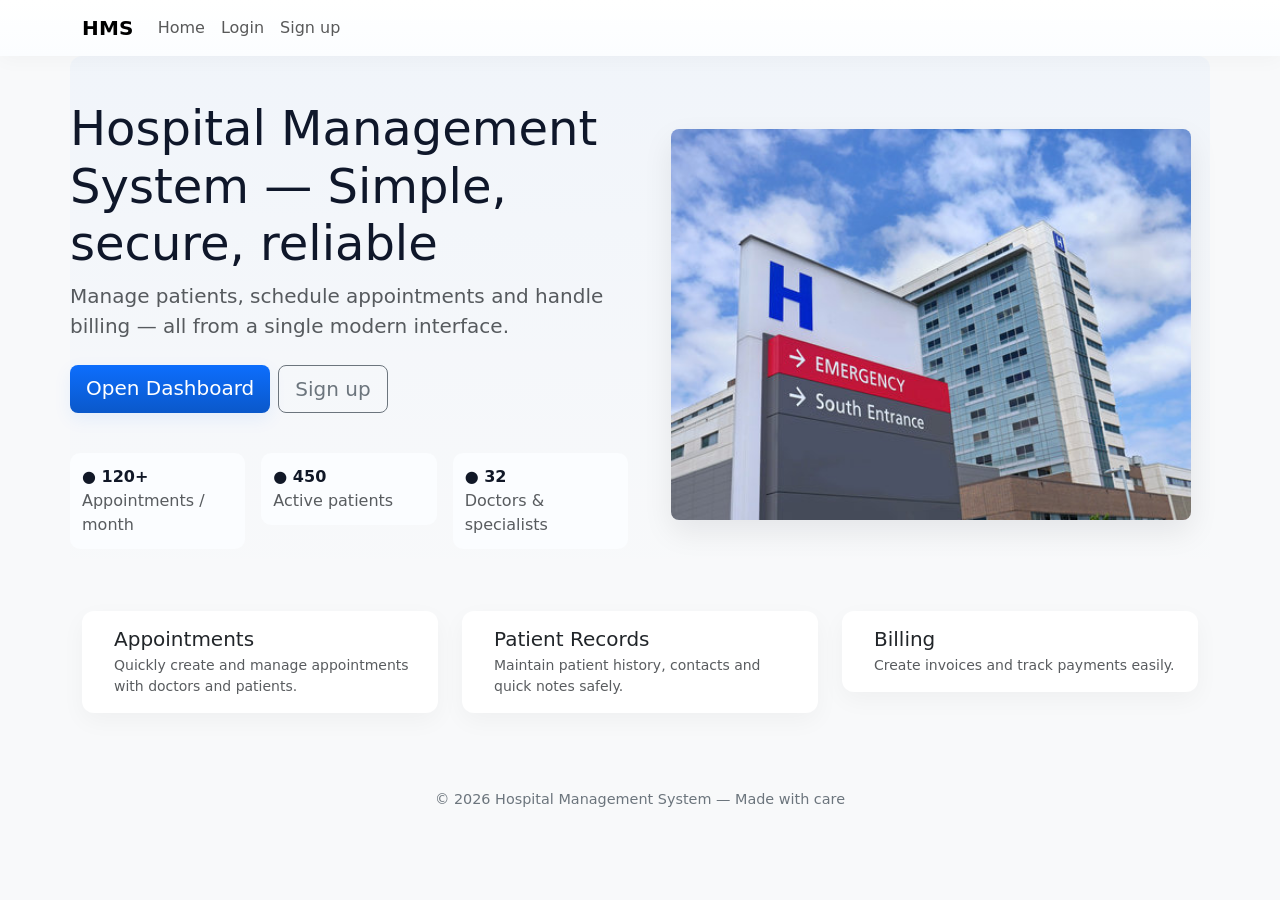
<file: index.html>
<!doctype html>
<html lang="en">
<head>
  <meta charset="utf-8" />
  <meta name="viewport" content="width=device-width,initial-scale=1" />
  <title>Hospital Management System</title>

  <!-- Bootstrap CSS -->
  <link href="https://cdn.jsdelivr.net/npm/bootstrap@5.3.2/dist/css/bootstrap.min.css" rel="stylesheet"/>

  <!-- Shared site styles -->
  <link rel="stylesheet" href="assets/css/style.css" />

  <style>
    .hero-illustration { max-width:520px; margin:auto; }
    /* small responsive tweak */
    @media (max-width: 992px) {
      .hero-illustration { display:block; margin-top:1.25rem; max-width:420px; }
    }
  </style>
  <!-- add near top of each page (once) -->
<script>
  // config.js (global)
  // Production backend URL (use your render backend URL). For local dev replace accordingly.
  window.HMS = window.HMS || {};
  // Use absolute backend URL in production:
  window.HMS.API_BASE = window.HMS.API_BASE || 'https://hms-backend-yqjj.onrender.com/api';

  // authFetch will be used by all pages to attach token & handle JSON
  window.HMS.authFetch = async function(path, opts = {}) {
    const base = window.HMS.API_BASE.replace(/\/$/,'');
    const url = path.startsWith('http') ? path : `${base}/${path.replace(/^\/+/,'')}`;
    const token = localStorage.getItem('hms_token');
    const defaultHeaders = {'Content-Type':'application/json'};
    opts.headers = Object.assign(defaultHeaders, opts.headers || {});
    if (token) opts.headers['Authorization'] = 'Bearer ' + token;
    const res = await fetch(url, opts);
    const text = await res.text().catch(()=>null);
    let body = null;
    try { body = text ? JSON.parse(text) : null; } catch(e) { body = text; }
    if (!res.ok) {
      const err = new Error(body && (body.error || body.message) ? (body.error || body.message) : res.statusText);
      err.status = res.status; err.body = body;
      throw err;
    }
    return body;
  };
</script>

</head>
<body>
  <!-- NAV -->
  <nav class="navbar navbar-expand-lg">
  <div class="container">
    <a class="navbar-brand" href="index.html">HMS</a>
    <button class="navbar-toggler" type="button" data-bs-toggle="collapse" data-bs-target="#mainNav" aria-controls="mainNav" aria-expanded="false">
      <span class="navbar-toggler-icon"></span>
    </button>

    <div class="collapse navbar-collapse" id="mainNav">
      <ul class="navbar-nav me-auto mb-2 mb-lg-0">
        <li class="nav-item"><a class="nav-link" href="index.html">Home</a></li>
        <li class="nav-item"><a class="nav-link" href="login.html">Login</a></li>
        <li class="nav-item"><a class="nav-link" href="register.html">Sign up</a></li>
      </ul>

      <div class="d-flex align-items-center ms-auto" id="navUserPill"></div>
    </div>
  </div>
</nav>

<script>
  // small script to populate user pill (add after config.js)
  (function(){
    const el = document.getElementById('navUserPill');
    const raw = localStorage.getItem('hms_user');
    if (!raw) {
      el.innerHTML = '';
      return;
    }
    try {
      const u = JSON.parse(raw);
      el.innerHTML = `
        <div class="dropdown">
          <a class="dropdown-toggle d-flex align-items-center text-decoration-none" id="userDrop" data-bs-toggle="dropdown" href="#">
            <div style="width:36px;height:36px;border-radius:50%;background:#eef2ff;display:inline-flex;align-items:center;justify-content:center;margin-right:.6rem;font-weight:700;">${(u.name||u.email||'U').split(' ').map(s=>s[0]).slice(0,2).join('').toUpperCase()}</div>
            <span style="font-weight:600">${u.name || u.email}</span>
          </a>
          <ul class="dropdown-menu dropdown-menu-end" aria-labelledby="userDrop">
            <li><a class="dropdown-item" href="#" id="viewProfileLink">Edit profile</a></li>
            <li><a class="dropdown-item" href="#" id="signOutLink">Sign out</a></li>
          </ul>
        </div>
      `;
      document.getElementById('signOutLink').addEventListener('click', (e)=> {
        e.preventDefault();
        localStorage.removeItem('hms_token');
        localStorage.removeItem('hms_user');
        // redirect to index or login
        window.location.href = 'index.html';
      });
      document.getElementById('viewProfileLink').addEventListener('click', (e) => {
        e.preventDefault();
        // route based on role
        const role = (u.role||'').toLowerCase();
        if (role.includes('doctor')) window.location.href = 'doctors.html#edit';
        else if (role.includes('patient')) window.location.href = 'patients.html#edit';
        else if (role.includes('admin')) window.location.href = 'admin.html#edit';
        else window.location.href = 'dashboard.html';
      });
    } catch(e){ el.innerHTML = ''; }
  })();
</script>

  </nav>

  <!-- HERO -->
  <section class="container hero">
    <div class="row align-items-center">
      <div class="col-lg-6">
        <h1 class="display-5">Hospital Management System — Simple, secure, reliable</h1>
        <p class="lead text-muted">Manage patients, schedule appointments and handle billing — all from a single modern interface.</p>

        <div class="mt-4 d-flex gap-2">
          <a href="login.html" class="btn btn-primary btn-lg">Open Dashboard</a>
          <a href="register.html" class="btn btn-outline-secondary btn-lg">Sign up</a>
        </div>

        <div class="row g-3 mt-4">
          <div class="col-6 col-md-4">
            <div class="card-quiet">
              <div class="kv">● 120+</div>
              <div class="text-muted">Appointments / month</div>
            </div>
          </div>
          <div class="col-6 col-md-4">
            <div class="card-quiet">
              <div class="kv">● 450</div>
              <div class="text-muted">Active patients</div>
            </div>
          </div>
          <div class="col-12 col-md-4">
            <div class="card-quiet">
              <div class="kv">● 32</div>
              <div class="text-muted">Doctors & specialists</div>
            </div>
          </div>
        </div>
      </div>

      <div class="col-lg-6 text-center d-none d-lg-block">
        <div class="hero-illustration">
          <!-- responsive picture element: webp (if you provide), jpg fallback, svg fallback -->
          <picture>
            <!-- optional modern format (provide .webp if you create it) -->
            <source srcset="assets/images/hospital-photo.jpg" type="image/jpg">
            <!-- primary photo (place this in your repo) -->
            <img
              alt="Hospital reception and staff"
              src="assets/images/hospital-photo.jpg"
              loading="lazy"
              style="width:100%;height:auto;border-radius:8px;box-shadow:0 12px 30px rgba(2,6,23,0.08);"
            />
          </picture>
        </div>
      </div>
    </div>
  </section>

  <!-- FEATURES -->
  <section class="container mb-5">
    <div class="row g-4">
      <div class="col-md-4">
        <div class="card p-3">
          <div class="d-flex align-items-start gap-3">
            <div class="feature-icon"><i class="bi bi-calendar-check" style="font-size:20px;color:var(--accent)"></i></div>
            <div>
              <h5 class="mb-1">Appointments</h5>
              <p class="text-muted small mb-0">Quickly create and manage appointments with doctors and patients.</p>
            </div>
          </div>
        </div>
      </div>

      <div class="col-md-4">
        <div class="card p-3">
          <div class="d-flex align-items-start gap-3">
            <div class="feature-icon"><i class="bi bi-people" style="font-size:20px;color:var(--accent)"></i></div>
            <div>
              <h5 class="mb-1">Patient Records</h5>
              <p class="text-muted small mb-0">Maintain patient history, contacts and quick notes safely.</p>
            </div>
          </div>
        </div>
      </div>

      <div class="col-md-4">
        <div class="card p-3">
          <div class="d-flex align-items-start gap-3">
            <div class="feature-icon"><i class="bi bi-cash-stack" style="font-size:20px;color:var(--accent)"></i></div>
            <div>
              <h5 class="mb-1">Billing</h5>
              <p class="text-muted small mb-0">Create invoices and track payments easily.</p>
            </div>
          </div>
        </div>
      </div>
    </div>
  </section>

  <!-- FOOTER -->
  <footer class="site-footer">
    <div class="container">
      <div>© <span id="yearIndex"></span> Hospital Management System — Made with care</div>
    </div>
  </footer>

  <!-- Bootstrap + app.js -->
  <script src="https://cdn.jsdelivr.net/npm/bootstrap@5.3.2/dist/js/bootstrap.bundle.min.js"></script>
  <script src="assets/js/app.js"></script>
  <script>document.getElementById('yearIndex').textContent = new Date().getFullYear();</script>
</body>
</html>
</file>
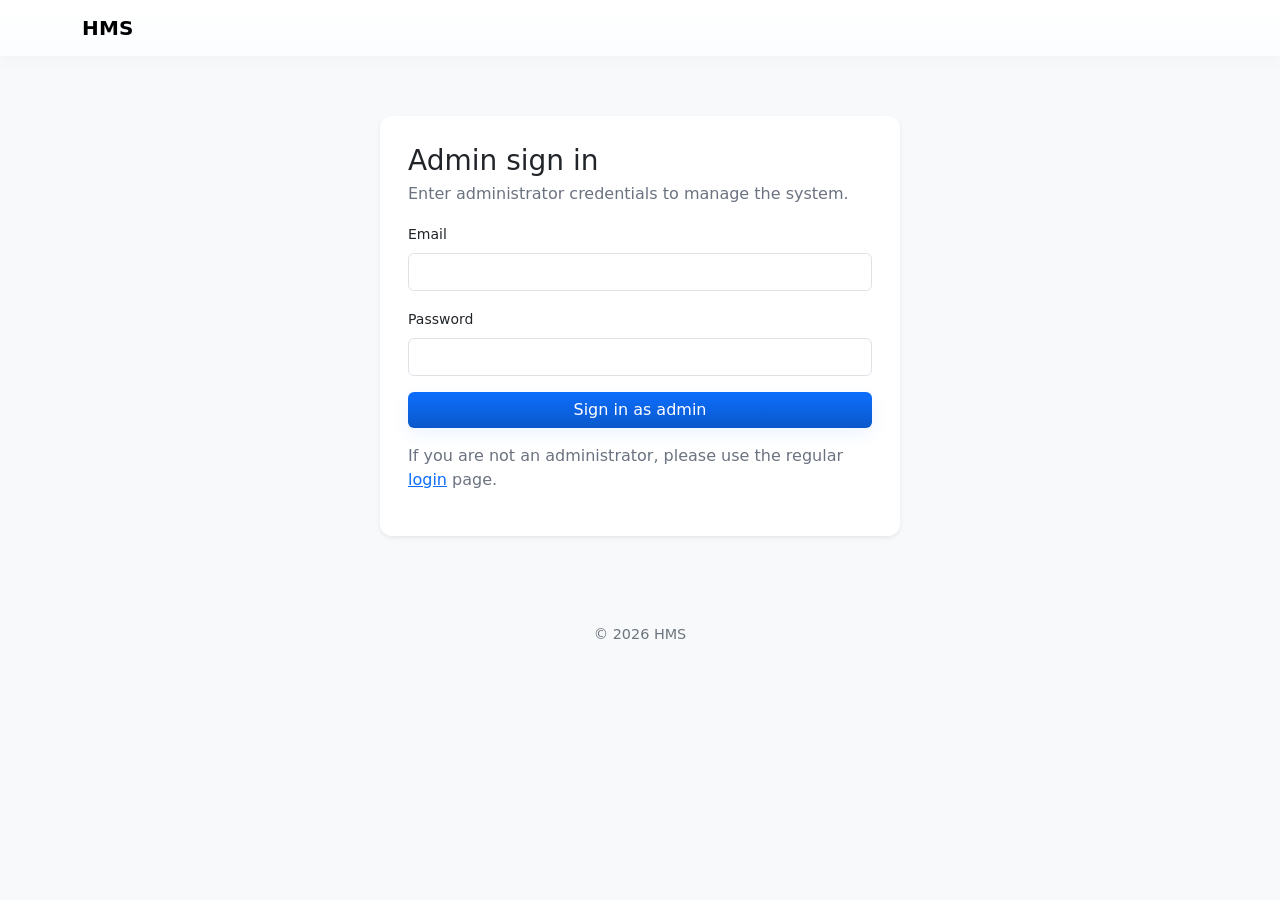
<file: admin-login.html>
<!doctype html>
<html lang="en">
<head>
  <meta charset="utf-8" />
  <meta name="viewport" content="width=device-width,initial-scale=1" />
  <title>Admin Login — HMS</title>

  <!-- Bootstrap CSS -->
  <link href="https://cdn.jsdelivr.net/npm/bootstrap@5.3.2/dist/css/bootstrap.min.css" rel="stylesheet"/>

  <!-- Shared styles -->
  <link rel="stylesheet" href="assets/css/style.css" />

  <style>
    .auth-card { max-width:520px; margin:60px auto; border-radius:12px; overflow:hidden; }
    .auth-left { padding:28px; }
    .small-muted { color:#6b7280; }
  </style>
  <!-- add near top of each page (once) -->
<script>
  // config.js (global)
  // Production backend URL (use your render backend URL). For local dev replace accordingly.
  window.HMS = window.HMS || {};
  // Use absolute backend URL in production:
  window.HMS.API_BASE = window.HMS.API_BASE || 'https://hms-backend-yqjj.onrender.com/api';

  // authFetch will be used by all pages to attach token & handle JSON
  window.HMS.authFetch = async function(path, opts = {}) {
    const base = window.HMS.API_BASE.replace(/\/$/,'');
    const url = path.startsWith('http') ? path : `${base}/${path.replace(/^\/+/,'')}`;
    const token = localStorage.getItem('hms_token');
    const defaultHeaders = {'Content-Type':'application/json'};
    opts.headers = Object.assign(defaultHeaders, opts.headers || {});
    if (token) opts.headers['Authorization'] = 'Bearer ' + token;
    const res = await fetch(url, opts);
    const text = await res.text().catch(()=>null);
    let body = null;
    try { body = text ? JSON.parse(text) : null; } catch(e) { body = text; }
    if (!res.ok) {
      const err = new Error(body && (body.error || body.message) ? (body.error || body.message) : res.statusText);
      err.status = res.status; err.body = body;
      throw err;
    }
    return body;
  };
</script>

</head>
<body>
  <nav class="navbar navbar-expand-lg">
    <div class="container">
      <a class="navbar-brand" href="index.html">HMS</a>
    </div>
  </nav>

  <main class="container">
    <div class="auth-card card shadow-sm">
      <div class="auth-left">
        <h3 class="mb-1">Admin sign in</h3>
        <p class="small-muted mb-3">Enter administrator credentials to manage the system.</p>

        <form id="adminLoginForm" novalidate>
          <div class="mb-3">
            <label class="form-label small">Email</label>
            <input id="adminEmail" type="email" class="form-control" required />
          </div>

          <div class="mb-3">
            <label class="form-label small">Password</label>
            <input id="adminPassword" type="password" class="form-control" required />
          </div>

          <div class="d-grid">
            <button id="adminLoginBtn" class="btn btn-primary" type="submit">Sign in as admin</button>
          </div>

          <div id="adminLoginMsg" class="mt-3" aria-live="polite"></div>
        </form>

        <p class="small-muted mt-3">If you are not an administrator, please use the regular <a href="login.html">login</a> page.</p>
      </div>
    </div>
  </main>

  <footer class="site-footer"><div class="container">© <span id="yearAdminLogin"></span> HMS</div></footer>

  <script src="https://cdn.jsdelivr.net/npm/bootstrap@5.3.2/dist/js/bootstrap.bundle.min.js"></script>
  <script>
    document.getElementById('yearAdminLogin').textContent = new Date().getFullYear();
    const API_BASE = "https://hms-backend-yqjj.onrender.com/api"; // change if needed
    const form = document.getElementById('adminLoginForm');
    const msgBox = document.getElementById('adminLoginMsg');
    const btn = document.getElementById('adminLoginBtn');

    function show(msg, kind='info'){
      msgBox.innerHTML = `<div class="alert ${kind==='error'?'alert-danger':'alert-success'} small">${msg}</div>`;
    }

    async function postJson(url, body){
      const res = await fetch(url, {
        method:'POST',
        headers:{ 'Content-Type': 'application/json' },
        body: JSON.stringify(body)
      });
      const text = await res.text();
      try { return { ok: res.ok, status: res.status, body: JSON.parse(text) }; }
      catch(e) { return { ok: res.ok, status: res.status, body: text }; }
    }

    form.addEventListener('submit', async (e) => {
      e.preventDefault();
      msgBox.innerHTML = '';
      const email = document.getElementById('adminEmail').value.trim();
      const password = document.getElementById('adminPassword').value;
      if (!email || !password) { show('Email and password are required', 'error'); return; }

      btn.disabled = true; btn.textContent = 'Signing in...';

      try {
        const resp = await postJson(API_BASE + '/auth/login', { email, password });
        if (!resp.ok) {
          let em = 'Login failed';
          if (resp.body && resp.body.error) em = resp.body.error;
          else if (resp.status === 401) em = 'Invalid credentials';
          show(em, 'error');
          btn.disabled = false; btn.textContent = 'Sign in as admin';
          return;
        }

        const data = resp.body;
        const token = data.token || data.accessToken || (data.data && data.data.token);
        const user = data.user || data.data?.user || data;

        if (!user) {
          show('Unexpected response from server', 'error'); console.warn('admin login resp', data);
          btn.disabled = false; btn.textContent = 'Sign in as admin';
          return;
        }

        // Ensure the returned user is an admin
        const role = String(user.role || '').toLowerCase();
        if (!role.includes('admin')) {
          show('Account is not an admin. Use admin credentials.', 'error');
          btn.disabled = false; btn.textContent = 'Sign in as admin';
          return;
        }

        // store token & user
        if (token) localStorage.setItem('hms_token', token);
        localStorage.setItem('hms_user', JSON.stringify(user));

        show('Signed in as admin — redirecting...');
        setTimeout(() => window.location.href = 'admin.html', 700);
      } catch (err) {
        console.error('Admin login err', err);
        show('Network error during login', 'error');
        btn.disabled = false; btn.textContent = 'Sign in as admin';
      }
    });

    // If an admin already logged in, send straight to admin page
    (function checkAlready() {
      try {
        const u = JSON.parse(localStorage.getItem('hms_user') || 'null');
        if (u && String((u.role||'')).toLowerCase().includes('admin')) {
          window.location.href = 'admin.html';
        }
      } catch(e){}
    })();
  </script>
</body>
</html>
</file>
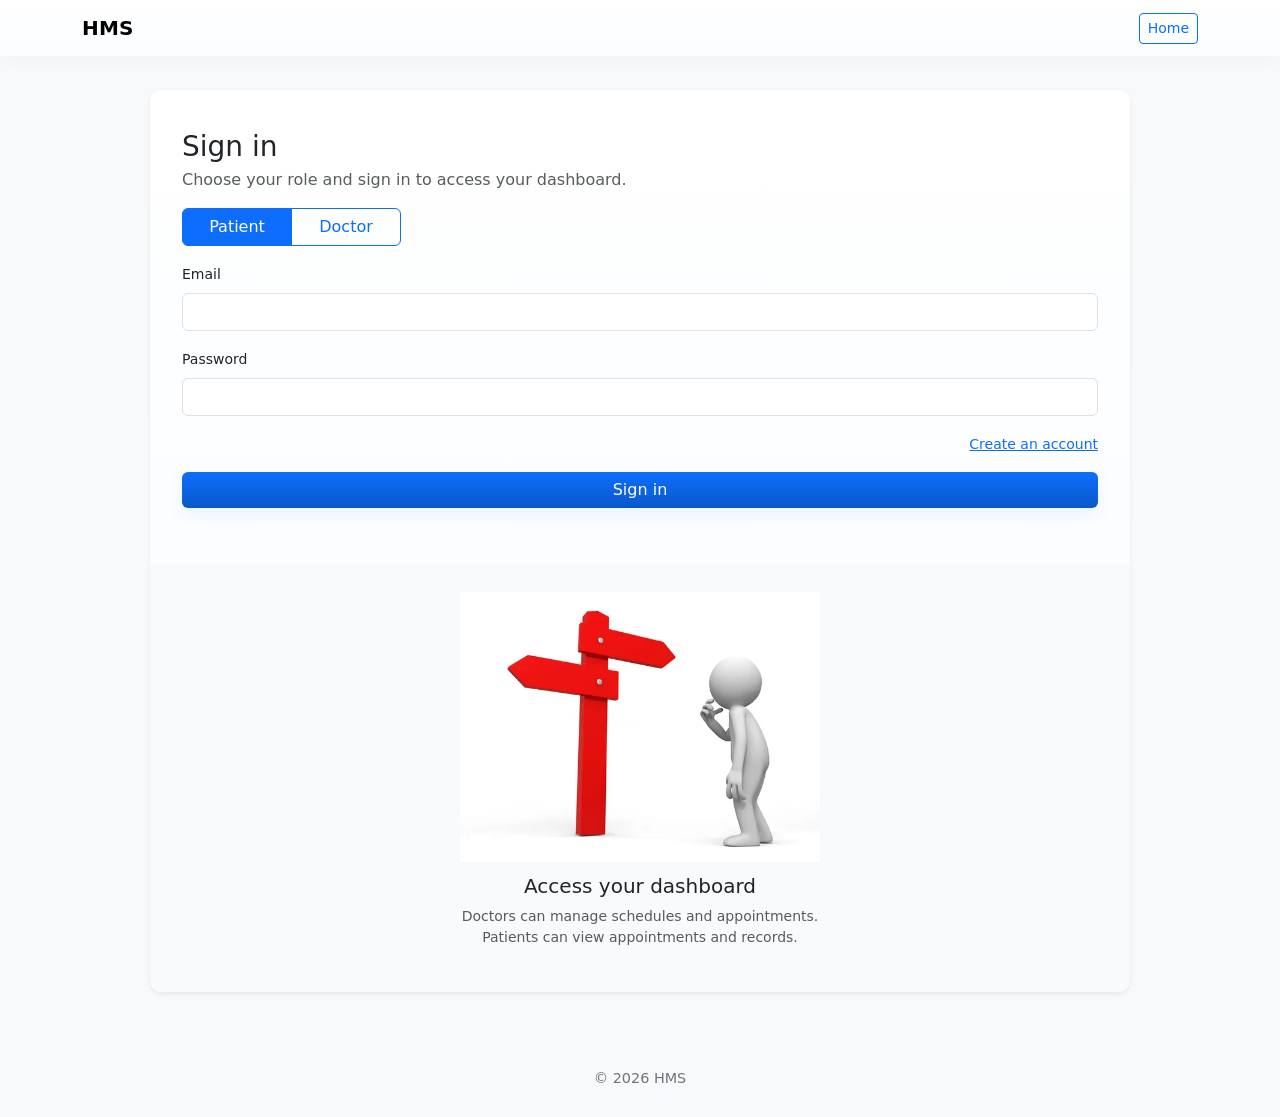
<file: login.html>
<!doctype html>
<html lang="en">
<head>
  <meta charset="utf-8"/>
  <meta name="viewport" content="width=device-width,initial-scale=1"/>
  <title>Login — HMS</title>

  <!-- Bootstrap -->
  <link href="https://cdn.jsdelivr.net/npm/bootstrap@5.3.2/dist/css/bootstrap.min.css" rel="stylesheet"/>
  <link rel="stylesheet" href="assets/css/style.css" />

  <style>
    .auth-card { max-width:980px; margin:34px auto; border-radius:12px; overflow:hidden; display:flex; gap:0; }
    .auth-left { flex:1; padding:40px 32px; background:linear-gradient(180deg,#fff,#fbfdff); }
    .auth-right { flex:1; padding:28px; background:#f8fafc; display:flex; align-items:center; justify-content:center; }
    .role-toggle .btn { min-width:110px; }
  </style>
  <!-- add near top of each page (once) -->
<script>
  // config.js (global)
  // Production backend URL (use your render backend URL). For local dev replace accordingly.
  window.HMS = window.HMS || {};
  // Use absolute backend URL in production:
  window.HMS.API_BASE = window.HMS.API_BASE || 'https://hms-backend-yqjj.onrender.com/api';

  // authFetch will be used by all pages to attach token & handle JSON
  window.HMS.authFetch = async function(path, opts = {}) {
    const base = window.HMS.API_BASE.replace(/\/$/,'');
    const url = path.startsWith('http') ? path : `${base}/${path.replace(/^\/+/,'')}`;
    const token = localStorage.getItem('hms_token');
    const defaultHeaders = {'Content-Type':'application/json'};
    opts.headers = Object.assign(defaultHeaders, opts.headers || {});
    if (token) opts.headers['Authorization'] = 'Bearer ' + token;
    const res = await fetch(url, opts);
    const text = await res.text().catch(()=>null);
    let body = null;
    try { body = text ? JSON.parse(text) : null; } catch(e) { body = text; }
    if (!res.ok) {
      const err = new Error(body && (body.error || body.message) ? (body.error || body.message) : res.statusText);
      err.status = res.status; err.body = body;
      throw err;
    }
    return body;
  };
</script>

</head>
<body>
  <nav class="navbar navbar-expand-lg">
    <div class="container">
      <a class="navbar-brand" href="index.html">HMS</a>
      <div class="d-flex gap-2 ms-auto">
        <a class="btn btn-outline-primary btn-sm" href="index.html">Home</a>
      </div>
    </div>
  </nav>

  <main class="container">
    <div class="auth-card card shadow-sm">
      <div class="auth-left">
        <h3 class="mb-1">Sign in</h3>
        <p class="text-muted mb-3">Choose your role and sign in to access your dashboard.</p>

        <div class="mb-3 role-toggle">
          <div class="btn-group" role="group" aria-label="role toggle" id="roleToggle">
            <button type="button" class="btn btn-outline-primary active" data-role="patient">Patient</button>
            <button type="button" class="btn btn-outline-primary" data-role="doctor">Doctor</button>
          </div>
        </div>

        <form id="loginForm" novalidate>
          <div class="mb-3">
            <label class="form-label small">Email</label>
            <input id="email" type="email" class="form-control" required />
          </div>

          <div class="mb-3">
            <label class="form-label small">Password</label>
            <input id="password" type="password" class="form-control" required />
          </div>

          <div class="mb-3 text-end">
            <a href="register.html" class="small">Create an account</a>
          </div>

          <div class="d-grid">
            <button id="loginBtn" class="btn btn-primary" type="submit">Sign in</button>
          </div>

          <div id="loginMsg" class="mt-3" aria-live="polite"></div>
        </form>
      </div>

      <div class="auth-right">
        <div style="max-width:360px;text-align:center">
          <img alt="Sign in" src="assets/images/signup.png" style="width:100%;height:auto;margin-bottom:12px"/>
          <h5>Access your dashboard</h5>
          <p class="text-muted small">Doctors can manage schedules and appointments. Patients can view appointments and records.</p>
        </div>
      </div>
    </div>
  </main>

  <footer class="site-footer"><div class="container">© <span id="yearLogin"></span> HMS</div></footer>

  <!-- Bootstrap -->
  <script src="https://cdn.jsdelivr.net/npm/bootstrap@5.3.2/dist/js/bootstrap.bundle.min.js"></script>
  <script>
    // ====== CONFIG ======
    // Change this if your backend API base is different
    const API_BASE = "https://hms-backend-yqjj.onrender.com/api";

    // ====== UI refs ======
    const roleToggle = document.getElementById('roleToggle');
    const loginForm = document.getElementById('loginForm');
    const loginMsg = document.getElementById('loginMsg');
    const yearEl = document.getElementById('yearLogin');
    yearEl.textContent = new Date().getFullYear();

    let selectedRole = 'patient'; // default

    // role toggle handling
    roleToggle.addEventListener('click', (e) => {
      const btn = e.target.closest('button[data-role]');
      if (!btn) return;
      // toggle active class
      roleToggle.querySelectorAll('button').forEach(b => b.classList.remove('active'));
      btn.classList.add('active');
      selectedRole = btn.dataset.role;
    });

    function showMessage(txt, kind='info') {
      loginMsg.innerHTML = '';
      const el = document.createElement('div');
      el.className = kind === 'error' ? 'alert alert-danger' : 'alert alert-success';
      el.textContent = txt;
      loginMsg.appendChild(el);
    }

    async function postJson(url, body) {
      const res = await fetch(url, {
        method: 'POST',
        headers: {'Content-Type': 'application/json'},
        body: JSON.stringify(body)
      });
      const text = await res.text();
      try { return { ok: res.ok, status: res.status, body: JSON.parse(text) }; }
      catch(e) { return { ok: res.ok, status: res.status, body: text }; }
    }

    loginForm.addEventListener('submit', async (ev) => {
  ev.preventDefault();
  loginMsg.innerHTML = '';
  const email = document.getElementById('email').value.trim();
  const password = document.getElementById('password').value;
  if (!email || !password) { showMessage('Email and password are required', 'error'); return; }

  // show loading state
  const btn = document.getElementById('loginBtn');
  btn.disabled = true;
  btn.textContent = 'Signing in...';

  try {
    // POST to backend login
    const resp = await postJson(API_BASE + '/auth/login', { email, password });
    if (!resp.ok) {
      // try to present helpful message
      let errMsg = 'Login failed';
      if (resp.body && resp.body.error) errMsg = resp.body.error;
      else if (resp.status === 401) errMsg = 'Invalid credentials';
      showMessage(errMsg, 'error');
      btn.disabled = false; btn.textContent = 'Sign in';
      return;
    }

    // success — backend should return token and user
    const data = resp.body;
    // common shapes: { token, user } or { success:true, token, user }
    const token = data.token || data.accessToken || (data.data && data.data.token);
    const user = data.user || data.data?.user || data;

    if (!token || !user) {
      showMessage('Unexpected response from server', 'error');
      btn.disabled = false; btn.textContent = 'Sign in';
      console.warn('Unexpected login response', data);
      return;
    }

    // Store token & user
    localStorage.setItem('hms_token', token);
    localStorage.setItem('hms_user', JSON.stringify(user));

    showMessage('Signed in successfully');

    // redirect by role (DOCTORS -> doctors.html)
    const role = (String(user.role || selectedRole || '')).toLowerCase();
    setTimeout(() => {
      if (role.includes('doctor')) {
        window.location.href = 'doctors.html';
      } else if (role.includes('patient')) {
        window.location.href = 'patients.html';
      } else if (role.includes('admin')) {
        window.location.href = 'admin.html';
      } else {
        // fallback
        window.location.href = 'dashboard.html';
      }
    }, 600);

  } catch (err) {
    console.error('Login error', err);
    showMessage('Network error during login', 'error');
    // ensure button is re-enabled on failure
    btn.disabled = false;
    btn.textContent = 'Sign in';
  }
});


    // If user already logged in, send them to their dashboard immediately
    (function checkAlreadyLoggedIn(){
      const token = localStorage.getItem('hms_token');
      const userRaw = localStorage.getItem('hms_user');
      if (token && userRaw) {
        try {
          const user = JSON.parse(userRaw);
          const role = (user.role || '').toLowerCase();
          if (role.includes('doctor')) window.location.href = 'dashboard.html';
          else if (role.includes('patient')) window.location.href = 'patients.html';
          else if (role.includes('admin')) window.location.href = 'admin.html';
        } catch(e){}
      }
    })();
  </script>
</body>
</html>
</file>
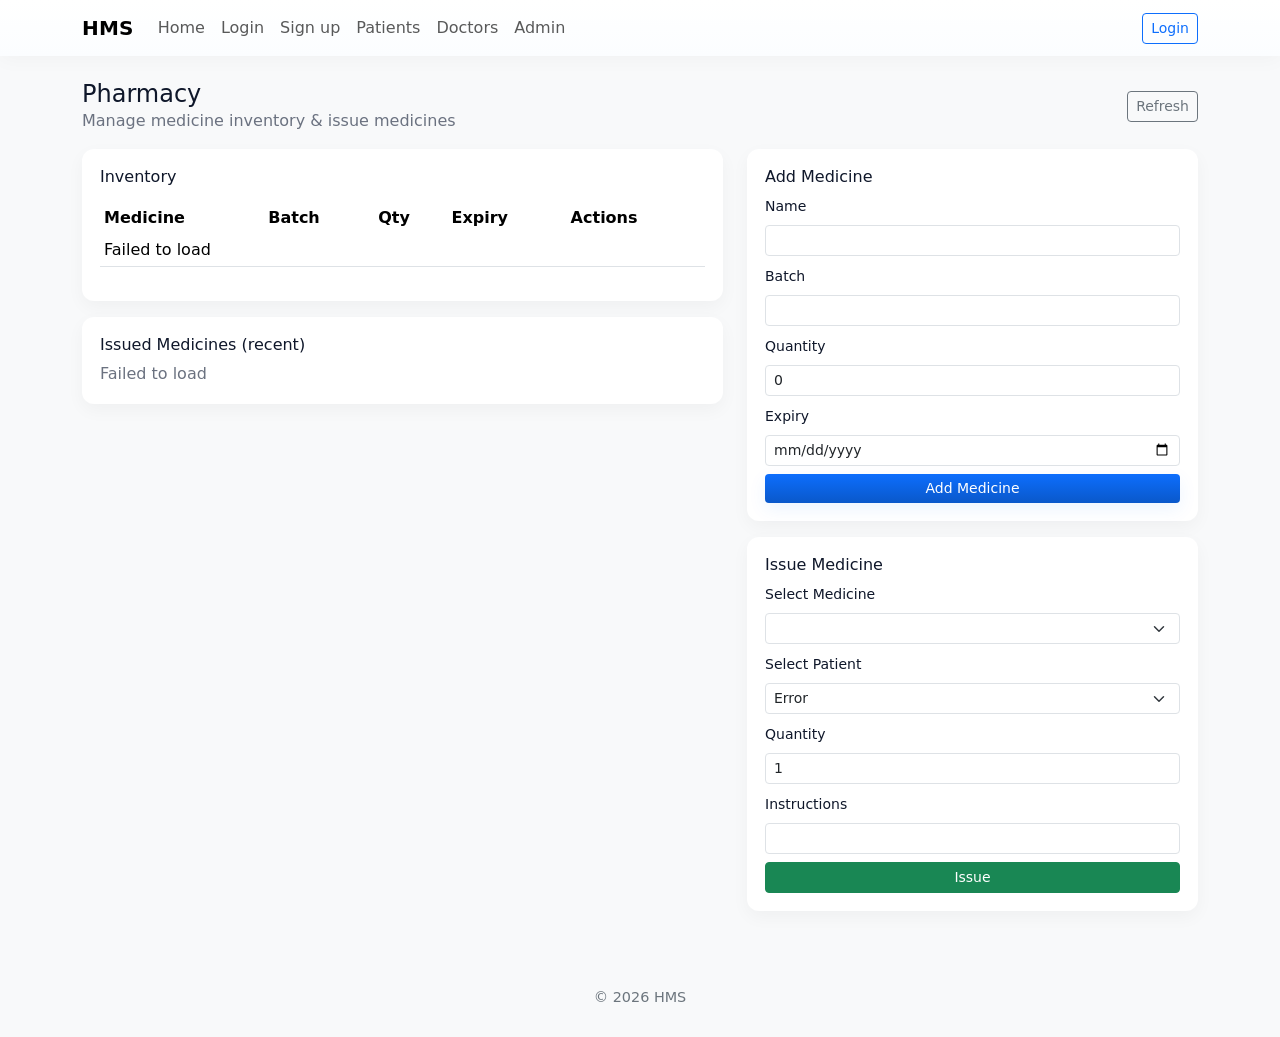
<file: medicines.html>
<!doctype html>
<html lang="en">
<head>
  <meta charset="utf-8"/>
  <meta name="viewport" content="width=device-width,initial-scale=1"/>
  <title>Pharmacy — HMS</title>

  <link href="https://cdn.jsdelivr.net/npm/bootstrap@5.3.2/dist/css/bootstrap.min.css" rel="stylesheet"/>
  <link rel="stylesheet" href="assets/css/style.css"/>
  <style>.section-card{border-radius:12px;padding:18px;background:#fff;box-shadow:0 6px 18px rgba(2,6,23,0.04);} .user-avatar{width:36px;height:36px;border-radius:50%;display:inline-flex;align-items:center;justify-content:center;background:#eef2ff;font-weight:700;} .small-muted{color:#6b7280;}</style>

  <script>
    window.HMS = window.HMS || {};
    window.HMS.API_BASE = window.HMS.API_BASE || 'https://hms-backend-yqjj.onrender.com/api';
    window.HMS.authFetch = window.HMS.authFetch || (async function(path, opts = {}){
      const base = window.HMS.API_BASE.replace(/\/$/,'');
      const url = path.match(/^https?:\/\//) ? path : (base + '/' + path.replace(/^\/+/,''));
      const token = localStorage.getItem('hms_token');
      const headers = Object.assign({'Content-Type':'application/json'}, opts.headers || {});
      if (token) headers['Authorization'] = 'Bearer ' + token;
      const res = await fetch(url, Object.assign({}, opts, { headers }));
      const txt = await res.text().catch(()=>null);
      let body = null;
      try { body = txt ? JSON.parse(txt) : null; } catch(e) { body = txt; }
      if (!res.ok) { const err = new Error(body && (body.error || body.message) ? (body.error || body.message) : res.statusText); err.status = res.status; err.body = body; throw err; }
      return body;
    });
  </script>
</head>
<body>
  <nav class="navbar navbar-expand-lg">
    <div class="container">
      <a class="navbar-brand" href="index.html">HMS</a>
      <button class="navbar-toggler" type="button" data-bs-toggle="collapse" data-bs-target="#mainNav">
        <span class="navbar-toggler-icon"></span>
      </button>
      <div class="collapse navbar-collapse" id="mainNav">
        <ul class="navbar-nav me-auto mb-2 mb-lg-0">
          <li class="nav-item"><a class="nav-link" href="index.html">Home</a></li>
          <li class="nav-item"><a class="nav-link" href="login.html">Login</a></li>
          <li class="nav-item"><a class="nav-link" href="register.html">Sign up</a></li>
          <li class="nav-item"><a class="nav-link" href="patients.html">Patients</a></li>
          <li class="nav-item"><a class="nav-link" href="doctors.html">Doctors</a></li>
          <li class="nav-item"><a class="nav-link" href="admin.html">Admin</a></li>
        </ul>
        <div id="navUserPill" class="d-flex align-items-center ms-auto"></div>
      </div>
    </div>
  </nav>

  <main class="container mt-4 mb-5">
    <div class="d-flex justify-content-between align-items-center mb-3">
      <div>
        <h4 class="mb-0">Pharmacy</h4>
        <div class="small-muted">Manage medicine inventory & issue medicines</div>
      </div>
      <div><button id="refreshMed" class="btn btn-outline-secondary btn-sm">Refresh</button></div>
    </div>

    <div class="row g-4">
      <div class="col-lg-7">
        <div class="section-card">
          <h6>Inventory</h6>
          <div class="table-responsive mt-3">
            <table class="table table-sm" id="medTable">
              <thead><tr><th>Medicine</th><th>Batch</th><th>Qty</th><th>Expiry</th><th>Actions</th></tr></thead>
              <tbody><tr><td colspan="5" class="small-muted">Loading...</td></tr></tbody>
            </table>
          </div>
        </div>

        <div class="section-card mt-3">
          <h6>Issued Medicines (recent)</h6>
          <div id="issuedList" class="mt-2 small-muted">Loading...</div>
        </div>
      </div>

      <div class="col-lg-5">
        <div class="section-card">
          <h6>Add Medicine</h6>
          <form id="addMedForm">
            <div class="mb-2"><label class="form-label small">Name</label><input id="medName" class="form-control form-control-sm" required/></div>
            <div class="mb-2"><label class="form-label small">Batch</label><input id="medBatch" class="form-control form-control-sm"/></div>
            <div class="mb-2"><label class="form-label small">Quantity</label><input id="medQty" type="number" class="form-control form-control-sm" value="0"/></div>
            <div class="mb-2"><label class="form-label small">Expiry</label><input id="medExpiry" type="date" class="form-control form-control-sm"/></div>
            <div class="d-grid"><button id="addMedBtn" class="btn btn-primary btn-sm">Add Medicine</button></div>
          </form>
        </div>

        <div class="section-card mt-3">
          <h6>Issue Medicine</h6>
          <form id="issueForm">
            <div class="mb-2"><label class="form-label small">Select Medicine</label><select id="issueMedSelect" class="form-select form-select-sm"></select></div>
            <div class="mb-2"><label class="form-label small">Select Patient</label><select id="issuePatientSelect" class="form-select form-select-sm"></select></div>
            <div class="mb-2"><label class="form-label small">Quantity</label><input id="issueQty" type="number" class="form-control form-control-sm" value="1"/></div>
            <div class="mb-2"><label class="form-label small">Instructions</label><input id="issueInst" class="form-control form-control-sm"/></div>
            <div class="d-grid"><button id="issueBtn" class="btn btn-success btn-sm">Issue</button></div>
          </form>
        </div>
      </div>
    </div>
  </main>

  <footer class="site-footer"><div class="container">© <span id="yearMed"></span> HMS</div></footer>

  <script src="https://cdn.jsdelivr.net/npm/bootstrap@5.3.2/dist/js/bootstrap.bundle.min.js"></script>

  <script>
    document.getElementById('yearMed').textContent = new Date().getFullYear();
    const authFetch = window.HMS.authFetch;

    (function populateNavUser(){
      const el = document.getElementById('navUserPill');
      const raw = localStorage.getItem('hms_user');
      if (!raw) { el.innerHTML = '<a class="btn btn-sm btn-outline-primary" href="login.html">Login</a>'; return; }
      try {
        const u = JSON.parse(raw);
        el.innerHTML = `<div class="dropdown">
          <a class="dropdown-toggle d-flex align-items-center text-decoration-none" id="userDrop" data-bs-toggle="dropdown" href="#">
            <div class="user-avatar me-2">${(u.name||u.email||'U').split(' ').map(s=>s[0]).slice(0,2).join('').toUpperCase()}</div>
            <span style="font-weight:600">${u.name||u.email}</span>
          </a>
          <ul class="dropdown-menu dropdown-menu-end" aria-labelledby="userDrop">
            <li><a class="dropdown-item" href="#" id="viewProfileLink">Edit profile</a></li>
            <li><hr class="dropdown-divider"></li>
            <li><a class="dropdown-item text-danger" href="#" id="signOutLink">Sign out</a></li>
          </ul>
        </div>`;
        document.getElementById('signOutLink').addEventListener('click', (e)=>{ e.preventDefault(); localStorage.removeItem('hms_token'); localStorage.removeItem('hms_user'); window.location.href='index.html'; });
        document.getElementById('viewProfileLink').addEventListener('click', (e)=>{ e.preventDefault(); const u2 = JSON.parse(raw); const role = (u2.role||'').toLowerCase(); if(role.includes('doctor')) window.location.href='doctors.html#edit'; else if(role.includes('patient')) window.location.href='patients.html#edit'; else window.location.href='admin.html#edit'; });
      } catch(e){ el.innerHTML = '<a class="btn btn-sm btn-outline-primary" href="login.html">Login</a>'; }
    })();

    // Elements
    const medTableBody = document.getElementById('medTable').querySelector('tbody');
    const issueMedSelect = document.getElementById('issueMedSelect');
    const issuePatientSelect = document.getElementById('issuePatientSelect');
    const issuedList = document.getElementById('issuedList');

    async function loadMeds(){
      medTableBody.innerHTML = '<tr><td colspan="5" class="small-muted">Loading...</td></tr>';
      try {
        const meds = await authFetch('/medicines');
        if(!meds || meds.length===0){ medTableBody.innerHTML = '<tr><td colspan="5" class="small-muted">No medicines</td></tr>'; issueMedSelect.innerHTML = '<option>No medicines</option>'; return; }
        medTableBody.innerHTML = meds.map(m => `<tr><td>${escapeHtml(m.name)}</td><td>${escapeHtml(m.batch_no||m.batch||'')}</td><td>${escapeHtml(String(m.quantity||0))}</td><td>${m.expiry_date?new Date(m.expiry_date).toLocaleDateString() : ''}</td><td><button class="btn btn-sm btn-outline-danger delMed" data-id="${m.id}">Delete</button></td></tr>`).join('');
        issueMedSelect.innerHTML = meds.map(m=>`<option value="${m.id}">${escapeHtml(m.name)} (${m.quantity||0})</option>`).join('');
      } catch(e){ medTableBody.innerHTML = '<tr><td colspan="5" class="small-muted">Failed to load</td></tr>'; console.error(e); }
    }

    async function loadPatientsSelect() {
      issuePatientSelect.innerHTML = '<option>Loading patients...</option>';
      try {
        const pts = await authFetch('/patients');
        if(!pts || pts.length===0){ issuePatientSelect.innerHTML = '<option>No patients</option>'; return; }
        issuePatientSelect.innerHTML = pts.map(p=>`<option value="${p.id}">${escapeHtml(p.name||p.email)} (${p.id})</option>`).join('');
      } catch(e){ issuePatientSelect.innerHTML = '<option>Error</option>'; console.error(e); }
    }

    async function loadIssued(){
      issuedList.innerHTML = 'Loading...';
      try {
        const issues = await authFetch('/medicine_issues');
        if(!issues || issues.length===0){ issuedList.innerHTML = '<div class="small-muted">No records</div>'; return; }
        issuedList.innerHTML = issues.slice(0,40).map(i => `<div class="mb-2"><strong>${escapeHtml(i.medicine_name||i.medicine?.name||'')}</strong> → ${escapeHtml(i.quantity||'')} to ${escapeHtml(i.patient_name || i.patient?.name || '')} <div class="small-muted">${new Date(i.issued_at||i.created_at).toLocaleString()}</div></div>`).join('');
      } catch(e){ issuedList.innerHTML = '<div class="small-muted">Failed to load</div>'; console.error(e); }
    }

    document.getElementById('addMedForm').addEventListener('submit', async (ev) => {
      ev.preventDefault();
      const btn = document.getElementById('addMedBtn');
      btn.disabled = true; btn.textContent = 'Adding...';
      try {
        const payload = { name: document.getElementById('medName').value.trim(), batch_no: document.getElementById('medBatch').value.trim(), quantity: Number(document.getElementById('medQty').value||0), expiry_date: document.getElementById('medExpiry').value || null };
        await authFetch('/medicines', { method: 'POST', body: JSON.stringify(payload) });
        await loadMeds(); document.getElementById('addMedForm').reset();
      } catch(e){ alert('Add failed: ' + (e.message||e)); console.error(e); }
      btn.disabled=false; btn.textContent='Add Medicine';
    });

    document.getElementById('issueForm').addEventListener('submit', async (ev) => {
      ev.preventDefault();
      const btn = document.getElementById('issueBtn'); btn.disabled=true; btn.textContent='Issuing...';
      try {
        const payload = { medicine_id: issueMedSelect.value, patient_id: issuePatientSelect.value, quantity: Number(document.getElementById('issueQty').value||1), instructions: document.getElementById('issueInst').value || null };
        await authFetch('/medicine_issues', { method: 'POST', body: JSON.stringify(payload) });
        await loadMeds(); await loadIssued(); document.getElementById('issueForm').reset();
      } catch(e){ alert('Issue failed: ' + (e.message||e)); console.error(e); }
      btn.disabled=false; btn.textContent='Issue';
    });

    document.body.addEventListener('click', async (ev) => {
      const del = ev.target.closest('.delMed'); if(!del) return;
      if(!confirm('Delete medicine?')) return;
      try { await authFetch('/medicines/' + del.dataset.id, { method: 'DELETE' }); await loadMeds(); } catch(e){ alert('Delete failed: ' + (e.message||e)); console.error(e); }
    });

    function escapeHtml(s){ if (s===null || s===undefined) return ''; return String(s).replace(/&/g,'&amp;').replace(/</g,'&lt;').replace(/>/g,'&gt;'); }

    document.getElementById('refreshMed').addEventListener('click', ()=>{ loadMeds(); loadPatientsSelect(); loadIssued(); });

    // init
    loadMeds(); loadPatientsSelect(); loadIssued();
  </script>
</body>
</html>
</file>
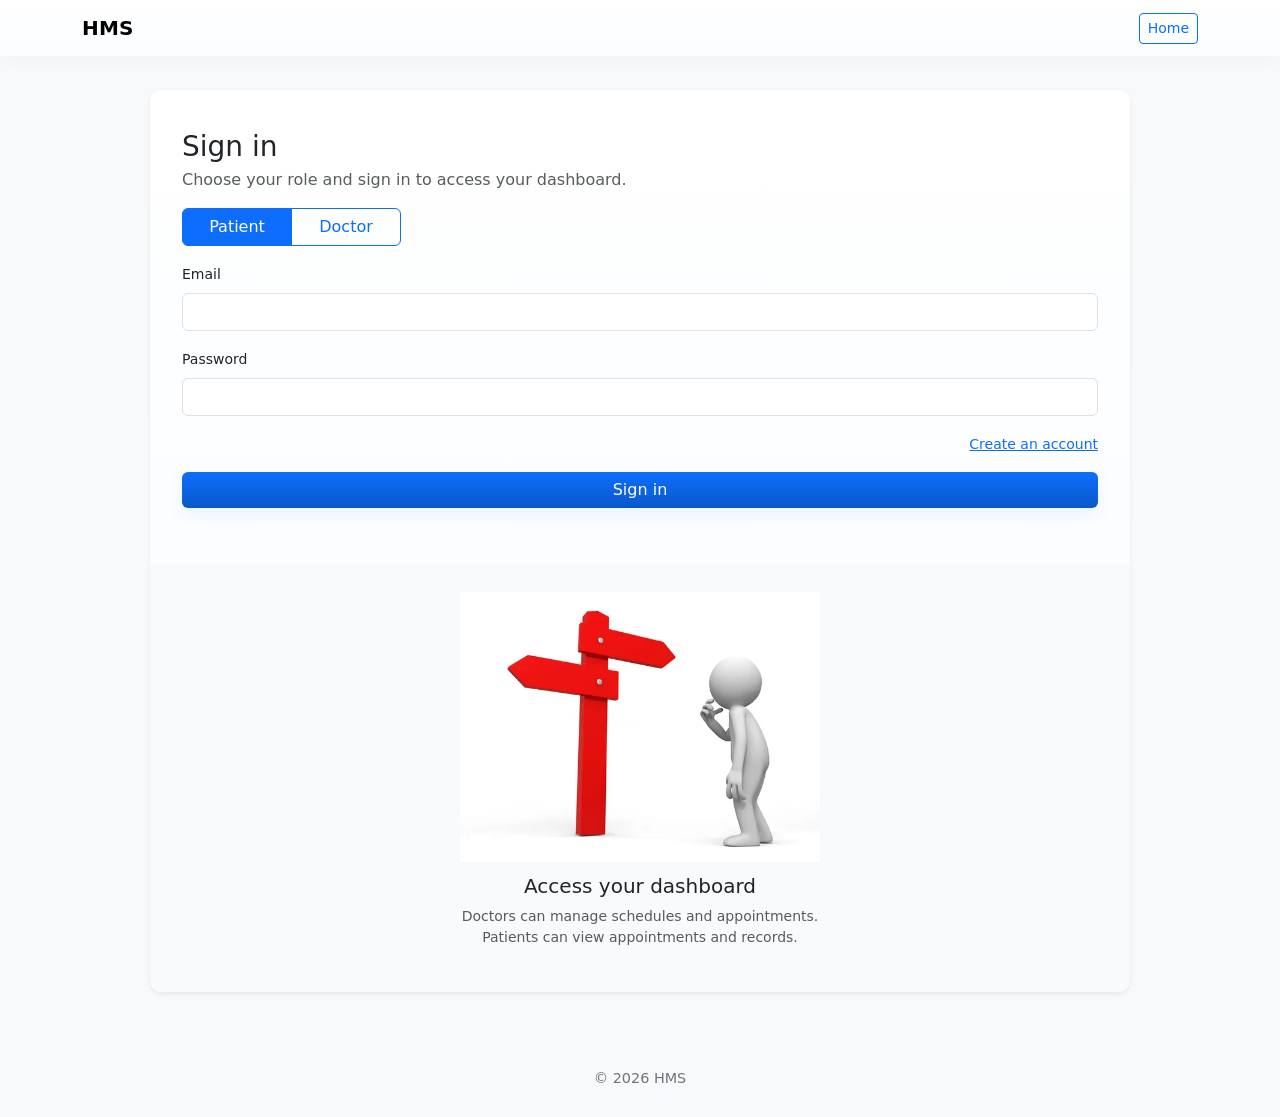
<file: patients.html>
<!doctype html>
<html lang="en">
<head>
  <meta charset="utf-8" />
  <meta name="viewport" content="width=device-width,initial-scale=1" />
  <title>Patient Dashboard — HMS</title>

  <!-- Bootstrap CSS -->
  <link href="https://cdn.jsdelivr.net/npm/bootstrap@5.3.2/dist/css/bootstrap.min.css" rel="stylesheet"/>

  <!-- Shared site styles -->
  <link rel="stylesheet" href="assets/css/style.css" />

  <style>
    .user-pill { display:flex; align-items:center; gap:.6rem; }
    .user-avatar { width:40px; height:40px; border-radius:50%; background:#e9eefb; display:inline-flex; align-items:center; justify-content:center; font-weight:700; color:var(--accent); }
    .section-card { border-radius:12px; box-shadow:0 8px 22px rgba(2,6,23,0.04); padding:18px; background:#fff; }
    .mini-muted { color:#6b7280; font-size:.9rem; }
    .form-inline { gap:.5rem; display:flex; flex-wrap:wrap; align-items:center; }
    .no-data { color:#6b7280; }
  </style>
  <!-- add near top of each page (once) -->
<script>
  // config.js (global)
  // Production backend URL (use your render backend URL). For local dev replace accordingly.
  window.HMS = window.HMS || {};
  // Use absolute backend URL in production:
  window.HMS.API_BASE = window.HMS.API_BASE || 'https://hms-backend-yqjj.onrender.com/api';

  // authFetch will be used by all pages to attach token & handle JSON
  window.HMS.authFetch = async function(path, opts = {}) {
    const base = window.HMS.API_BASE.replace(/\/$/,'');
    const url = path.startsWith('http') ? path : `${base}/${path.replace(/^\/+/,'')}`;
    const token = localStorage.getItem('hms_token');
    const defaultHeaders = {'Content-Type':'application/json'};
    opts = opts || {};
    opts.headers = Object.assign({}, defaultHeaders, opts.headers || {});
    if (token) opts.headers['Authorization'] = 'Bearer ' + token;
    let res;
    try {
      res = await fetch(url, opts);
    } catch (err) {
      const e = new Error('Network error');
      e.status = 0; e.body = null;
      throw e;
    }
    const text = await res.text().catch(()=>null);
    let body = null;
    try { body = text ? JSON.parse(text) : null; } catch(e) { body = text; }
    if (!res.ok) {
      const err = new Error(body && (body.error || body.message) ? (body.error || body.message) : res.statusText);
      err.status = res.status; err.body = body;
      throw err;
    }
    return body;
  };
</script>

</head>
<body>
  <!-- NAV -->
  <nav class="navbar navbar-expand-lg">
    <div class="container">
      <a class="navbar-brand" href="index.html">HMS</a>

      <div class="collapse navbar-collapse" id="navMenu">
        <ul class="navbar-nav me-auto mb-2 mb-lg-0">
          <li class="nav-item"><a class="nav-link" href="index.html">Home</a></li>
        </ul>
      </div>

      <div class="d-flex align-items-center gap-3">
        <div id="signedInUser" class="user-pill">
          <!-- filled by JS -->
        </div>
      </div>
    </div>
  </nav>

  <!-- MAIN -->
  <main class="container mt-4 mb-5">
    <div class="d-flex justify-content-between align-items-center mb-3">
      <div>
        <h3 class="mb-0">Patient Dashboard</h3>
        <div class="mini-muted">Manage your appointments, view past visits, and track medicines</div>
      </div>
      <div class="d-flex gap-2">
        <button id="editAccountBtn" class="btn btn-outline-secondary btn-sm">Edit account</button>
        <button id="logoutBtn" class="btn btn-danger btn-sm">Sign out</button>
      </div>
    </div>

    <div class="row g-4">
      <!-- Left column: bookings -->
      <div class="col-lg-8">
        <div class="section-card mb-3">
          <h5>Upcoming Bookings</h5>
          <div id="upcomingList" class="table-responsive mt-2">
            <table class="table table-sm">
              <thead><tr><th>Doctor</th><th>Date / Time</th><th>Status</th><th>Actions</th></tr></thead>
              <tbody id="upcomingBody"><tr><td colspan="4" class="no-data">Loading...</td></tr></tbody>
            </table>
          </div>
        </div>

        <div class="section-card mb-3">
          <h5>Past Bookings</h5>
          <div id="pastList" class="table-responsive mt-2">
            <table class="table table-sm">
              <thead><tr><th>Doctor</th><th>Date / Time</th><th>Status</th><th>Notes</th></tr></thead>
              <tbody id="pastBody"><tr><td colspan="4" class="no-data">Loading...</td></tr></tbody>
            </table>
          </div>
        </div>

        <div class="section-card">
          <h5>Pharmacy / Medicines Received</h5>
          <div id="pharmacyList" class="mt-2">
            <div id="pharmacyBody" class="list-group"><div class="no-data">Loading...</div></div>
          </div>
        </div>
      </div>

      <!-- Right column: new booking + quick info -->
      <div class="col-lg-4">
        <div class="section-card mb-3">
          <h6>Book a new appointment</h6>
          <form id="newBookingForm" class="mt-2">
            <div class="mb-2">
              <label class="form-label small">Choose Doctor</label>
              <select id="doctorSelect" class="form-select form-select-sm" required><option>Loading doctors...</option></select>
            </div>

            <div class="mb-2">
              <label class="form-label small">Date & Time</label>
              <input id="apptDatetime" type="datetime-local" class="form-control form-control-sm" required/>
            </div>

            <div class="mb-2">
              <label class="form-label small">Reason</label>
              <input id="apptReason" class="form-control form-control-sm" placeholder="Short reason (e.g. fever, checkup)"/>
            </div>

            <div class="d-grid">
              <button class="btn btn-primary btn-sm" id="createBookingBtn" type="submit">Book Appointment</button>
            </div>
          </form>
        </div>

        <div class="section-card">
          <h6>Your quick info</h6>
          <div class="mt-2">
            <div><span class="mini-muted">Name</span><div id="infoName" class="kv">—</div></div>
            <div class="mt-2"><span class="mini-muted">Email</span><div id="infoEmail">—</div></div>
            <div class="mt-2"><span class="mini-muted">Phone</span><div id="infoPhone">—</div></div>
            <div class="mt-2"><span class="mini-muted">Address</span><div id="infoAddress">—</div></div>
          </div>
        </div>

      </div>
    </div>
  </main>

  <!-- Edit account modal -->
  <div class="modal fade" id="editAccountModal" tabindex="-1">
    <div class="modal-dialog modal-dialog-centered">
      <div class="modal-content">
        <div class="modal-header"><h5 class="modal-title">Edit account</h5><button class="btn-close" data-bs-dismiss="modal"></button></div>
        <div class="modal-body">
          <form id="editAccountForm">
            <div class="mb-2">
              <label class="form-label small">Full name</label>
              <input id="editName" class="form-control" required/>
            </div>
            <div class="mb-2">
              <label class="form-label small">Email</label>
              <input id="editEmail" type="email" class="form-control" required/>
            </div>
            <div class="mb-2">
              <label class="form-label small">Gender</label>
              <select id="editGender" class="form-select">
                <option value="">Prefer not to say</option>
                <option>Male</option>
                <option>Female</option>
                <option>Other</option>
              </select>
            </div>
            <div class="mb-2">
              <label class="form-label small">Address</label>
              <textarea id="editAddress" rows="2" class="form-control"></textarea>
            </div>
            <div id="editMsg" class="mt-2"></div>
          </form>
        </div>
        <div class="modal-footer">
          <button class="btn btn-secondary" data-bs-dismiss="modal">Cancel</button>
          <button id="saveEditAccountBtn" class="btn btn-primary">Save</button>
        </div>
      </div>
    </div>
  </div>

  <!-- Bootstrap JS bundle -->
  <script src="https://cdn.jsdelivr.net/npm/bootstrap@5.3.2/dist/js/bootstrap.bundle.min.js"></script>

  <script>
  (function(){
    // CONFIG
    // Prefer the global HMS API_BASE (set at top of file). Ensure it doesn't end with a slash.
    const API_BASE = (window.HMS && window.HMS.API_BASE) ? window.HMS.API_BASE.replace(/\/$/,'') : '/api';
    // Use the global authFetch if available (we defined window.HMS.authFetch above)
    const authFetch = (window.HMS && window.HMS.authFetch) ? window.HMS.authFetch : async function(path, opts={}) {
      // fallback minimal fetch if global helper missing
      const url = (path.startsWith('http') ? path : (API_BASE + '/' + path.replace(/^\/+/,'')));
      const headers = Object.assign({'Content-Type':'application/json'}, opts.headers || {});
      const token = localStorage.getItem('hms_token');
      if (token) headers['Authorization'] = 'Bearer ' + token;
      const res = await fetch(url, Object.assign({}, opts, { headers }));
      const text = await res.text().catch(()=>null);
      const body = (() => { try { return text ? JSON.parse(text) : null } catch(e){ return text } })();
      if (!res.ok) {
        const err = new Error(body && body.error ? body.error : (body && body.message ? body.message : res.statusText));
        err.status = res.status; err.body = body;
        throw err;
      }
      return body;
    };

    // state
    let currentUser = null;
    let doctors = [];
    let appointments = []; // all appts fetched
    let medicines = [];

    // DOM
    const signedInUserEl = document.getElementById('signedInUser');
    const logoutBtn = document.getElementById('logoutBtn');
    const editAccountBtn = document.getElementById('editAccountBtn');
    const editAccountModal = new bootstrap.Modal(document.getElementById('editAccountModal'));
    const editAccountForm = document.getElementById('editAccountForm');

    // Info elements
    const infoName = document.getElementById('infoName');
    const infoEmail = document.getElementById('infoEmail');
    const infoPhone = document.getElementById('infoPhone');
    const infoAddress = document.getElementById('infoAddress');

    const upcomingBody = document.getElementById('upcomingBody');
    const pastBody = document.getElementById('pastBody');
    const pharmacyBody = document.getElementById('pharmacyBody');
    const doctorSelect = document.getElementById('doctorSelect');

    // Edit modal fields
    const editName = document.getElementById('editName');
    const editEmail = document.getElementById('editEmail');
    const editGender = document.getElementById('editGender');
    const editAddress = document.getElementById('editAddress');
    const editMsg = document.getElementById('editMsg');
    const saveEditBtn = document.getElementById('saveEditAccountBtn');

    const newBookingForm = document.getElementById('newBookingForm');
    const createBookingBtn = document.getElementById('createBookingBtn');

    // helper format date
    function fmtLocal(dt) {
      if (!dt) return '';
      const d = new Date(dt);
      if (isNaN(d)) return dt;
      return d.toLocaleString();
    }

    function showUserPill(user) {
      signedInUserEl.innerHTML = '';
      const avatar = document.createElement('div'); avatar.className='user-avatar';
      const initials = ((user.name||user.email||'').split(' ').map(s=>s[0]).slice(0,2).join('') || 'U').toUpperCase();
      avatar.textContent = initials;
      const txt = document.createElement('div'); txt.innerHTML = `<div style="font-weight:600">${escapeHtml(user.name||user.email)}</div><div class="mini-muted" style="font-size:.8rem">${escapeHtml(user.role||'patient')}</div>`;
      signedInUserEl.appendChild(avatar); signedInUserEl.appendChild(txt);
    }

    function escapeHtml(s) { if (s===null||s===undefined) return ''; return String(s).replace(/&/g,'&amp;').replace(/"/g,'&quot;').replace(/</g,'&lt;').replace(/>/g,'&gt;'); }

    // Load initial data
    async function init() {
      try {
        // find user: try /api/auth/me first, else localStorage
        const token = localStorage.getItem('hms_token');
        if (!token) return redirectToLogin();

        try {
          const meResp = await authFetch('/auth/me');
          currentUser = meResp && meResp.user ? meResp.user : meResp;
        } catch (err) {
          // fallback: if localStorage has user, use it
          try {
            const usr = JSON.parse(localStorage.getItem('hms_user') || 'null');
            if (usr) currentUser = usr;
            else throw err;
          } catch(e){ console.warn('me fallback failed', e); redirectToLogin(); return; }
        }

        // show user pill
        showUserPill(currentUser);
        // populate quick info
        infoName.textContent = currentUser.name || '-';
        infoEmail.textContent = currentUser.email || '-';
        infoPhone.textContent = currentUser.phone || '-';
        infoAddress.textContent = currentUser.address || '-';

        // load doctors & appointments & pharmacy concurrently
        const [docsResp, apptsResp, medsResp] = await Promise.all([
          authFetch('/doctors').catch(()=>[]),
          authFetch('/appointments').catch(()=>[]),
          authFetch('/medicines').catch(()=>[]) // optional endpoint
        ]);

        doctors = Array.isArray(docsResp) ? docsResp : (docsResp.data || []);
        appointments = Array.isArray(apptsResp) ? apptsResp : (apptsResp.data || []);
        medicines = Array.isArray(medsResp) ? medsResp : (medsResp.data || []);

        renderDoctors();
        renderAppointments();
        renderPharmacy();

      } catch (err) {
        console.error('init error', err);
        // if auth error then redirect
        if (err && (err.status === 401 || err.status === 403)) redirectToLogin();
        else {
          // show fallback messages
          upcomingBody.innerHTML = `<tr><td colspan="4" class="no-data">Could not load bookings</td></tr>`;
          pastBody.innerHTML = `<tr><td colspan="4" class="no-data">Could not load bookings</td></tr>`;
          pharmacyBody.innerHTML = `<div class="no-data">Could not load pharmacy data</div>`;
        }
      }
    }

    function redirectToLogin() {
      // if no token, go to login page
      localStorage.removeItem('hms_token'); localStorage.removeItem('hms_user');
      window.location.href = 'login.html';
    }

    // render doctors into select
    function renderDoctors() {
      doctorSelect.innerHTML = '';
      if (!doctors || doctors.length === 0) {
        const opt = document.createElement('option'); opt.textContent = 'No doctors available'; doctorSelect.appendChild(opt); return;
      }
      doctors.forEach(d => {
        const opt = document.createElement('option'); opt.value = d.id; opt.textContent = `${d.name} ${d.specialty ? ' — ' + d.specialty : ''}`;
        doctorSelect.appendChild(opt);
      });
    }

    // render appointments filtered for current patient
    function renderAppointments() {
      const pid = currentUser && currentUser.id;
      const now = Date.now();
      const myAppts = (appointments || []).filter(a => String(a.patient_id || a.patient?.id || a.patient_id) === String(pid) || String(a.patient?.id) === String(pid) || (a.patient && a.patient.email === currentUser.email));
      const upcoming = myAppts.filter(a => {
        const dt = a.appointment_date || a.datetime || a.date || a.scheduled_at;
        if (!dt) return false;
        return (new Date(dt)).getTime() >= now && (a.status||'').toLowerCase() !== 'cancelled';
      }).sort((x,y)=> new Date(x.appointment_date || x.datetime || x.date || x.scheduled_at) - new Date(y.appointment_date || y.datetime || y.date || y.scheduled_at));
      const past = myAppts.filter(a => {
        const dt = a.appointment_date || a.datetime || a.date || a.scheduled_at;
        if (!dt) return false;
        return (new Date(dt)).getTime() < now || (a.status||'').toLowerCase() === 'completed';
      }).sort((x,y)=> new Date(y.appointment_date || y.datetime || y.date || y.scheduled_at) - new Date(x.appointment_date || x.datetime || x.date || x.scheduled_at));

      if (!upcoming.length) upcomingBody.innerHTML = `<tr><td colspan="4" class="no-data">No upcoming bookings</td></tr>`;
      else upcomingBody.innerHTML = upcoming.map(a => {
        const doc = a.doctor_name || a.doctor?.name || (doctors.find(d=>String(d.id)===String(a.doctor_id))?.name) || '—';
        return `<tr>
          <td>${escapeHtml(doc)}</td>
          <td>${fmtLocal(a.appointment_date || a.datetime || a.date || a.scheduled_at)}</td>
          <td>${escapeHtml(a.status || 'scheduled')}</td>
          <td>
            <div class="btn-group">
              <button class="btn btn-sm btn-outline-secondary" data-action="view" data-id="${a.id}">View</button>
              <button class="btn btn-sm btn-outline-danger" data-action="cancel" data-id="${a.id}">Cancel</button>
            </div>
          </td>
        </tr>`;
      }).join('');

      if (!past.length) pastBody.innerHTML = `<tr><td colspan="4" class="no-data">No past bookings</td></tr>`;
      else pastBody.innerHTML = past.map(a => {
        const doc = a.doctor_name || a.doctor?.name || (doctors.find(d=>String(d.id)===String(a.doctor_id))?.name) || '—';
        return `<tr>
          <td>${escapeHtml(doc)}</td>
          <td>${fmtLocal(a.appointment_date || a.datetime || a.date || a.scheduled_at)}</td>
          <td>${escapeHtml(a.status || '')}</td>
          <td>${escapeHtml(a.notes || '')}</td>
        </tr>`;
      }).join('');
    }

    // render pharmacy (medicines list or orders)
    function renderPharmacy() {
      // if there is a medicines list available, show it
      if (medicines && medicines.length) {
        pharmacyBody.innerHTML = medicines.map(m => {
          return `<div class="list-group-item"><div class="d-flex justify-content-between"><div><strong>${escapeHtml(m.name || m.title || 'Medicine')}</strong><div class="mini-muted">${escapeHtml(m.description || m.desc || '')}</div></div><div class="text-end"><div>${escapeHtml(m.status || 'available')}</div></div></div>`;
        }).join('');
        return;
      }

      // If there is no /medicines data, try fetching medicine_issues (pharmacy orders) for this patient
      authFetch('/medicine_issues').then(orders => {
        const pid = currentUser && currentUser.id;
        const arr = Array.isArray(orders) ? orders : (orders && orders.data ? orders.data : []);
        const myOrders = arr.filter(o => String(o.patient_id) === String(pid) || (o.patient && o.patient.email === currentUser.email) || (o.patient_name && o.patient_name === currentUser.name));
        if (!myOrders.length) pharmacyBody.innerHTML = '<div class="no-data">No pharmacy records</div>';
        else {
          pharmacyBody.innerHTML = myOrders.map(o => `<div class="list-group-item"><div class="d-flex justify-content-between"><div><strong>${escapeHtml(o.medicine_name || o.items || 'Medicine')}</strong><div class="mini-muted">${escapeHtml(o.instructions || o.note || '')}</div></div><div class="text-end"><div>${escapeHtml(o.status || '')}</div><small class="mini-muted">${fmtLocal(o.issued_at || o.created_at)}</small></div></div></div>`).join('');
        }
      }).catch(()=> {
        pharmacyBody.innerHTML = '<div class="no-data">No pharmacy data available</div>';
      });
    }

    // create a new booking
    newBookingForm.addEventListener('submit', async function(e){
      e.preventDefault();
      createBookingBtn.disabled = true;
      createBookingBtn.textContent = 'Booking...';

      const doctorId = doctorSelect.value;
      const datetime = document.getElementById('apptDatetime').value;
      const reason = document.getElementById('apptReason').value;

      if (!doctorId || !datetime) {
        alert('Please choose a doctor and date/time');
        createBookingBtn.disabled = false;
        createBookingBtn.textContent = 'Book Appointment';
        return;
      }

      try {
        // send appointment_date where possible; backend accepts different shapes - include both to be safe
        const iso = new Date(datetime).toISOString();
        const payload = {
          patient_id: currentUser.id,
          doctor_id: doctorId,
          appointment_date: iso,
          datetime: iso,
          status: 'scheduled',
          notes: reason || null
        };
        const res = await authFetch('/appointments', { method: 'POST', body: JSON.stringify(payload) });
        // optimistic refresh: refetch appointments if server doesn't return the new object
        if (res && res.id) {
          appointments.unshift(res);
        } else {
          // attempt re-fetch
          try { const fresh = await authFetch('/appointments'); appointments = Array.isArray(fresh) ? fresh : (fresh.data||[]); } catch(e){ /* ignore */ }
        }
        renderAppointments();
        alert('Appointment booked');
        newBookingForm.reset();
      } catch (err) {
        console.error('booking error', err);
        alert('Booking failed: ' + (err.message || (err.body && err.body.error) || 'Server error'));
      } finally {
        createBookingBtn.disabled = false;
        createBookingBtn.textContent = 'Book Appointment';
      }
    });

    // cancel appointment (set status cancelled)
    document.body.addEventListener('click', async function(ev){
      const btn = ev.target.closest('button[data-action]');
      if (!btn) return;
      const action = btn.dataset.action;
      const id = btn.dataset.id;
      if (action === 'cancel') {
        if (!confirm('Cancel this appointment?')) return;
        try {
          await authFetch('/appointments/' + id, { method: 'PUT', body: JSON.stringify({ status: 'cancelled' }) });
          // update local state
          const ap = appointments.find(a => String(a.id) === String(id));
          if (ap) ap.status = 'cancelled';
          renderAppointments();
          alert('Appointment cancelled');
        } catch (err) {
          console.error('cancel err', err);
          alert('Could not cancel: ' + (err.message || 'server error'));
        }
      } else if (action === 'view') {
        // show basic info
        const ap = appointments.find(a => String(a.id) === String(id));
        if (!ap) return alert('Not found');
        alert('Appointment details:\nDoctor: ' + (ap.doctor_name || ap.doctor?.name || '—') + '\nDate: ' + fmtLocal(ap.appointment_date || ap.datetime || ap.date || ap.scheduled_at) + '\nStatus: ' + (ap.status||''));
      }
    });

    // LOGOUT
    logoutBtn.addEventListener('click', function(){
      localStorage.removeItem('hms_token');
      localStorage.removeItem('hms_user');
      // go to index or login page
      window.location.href = 'index.html';
    });

    // EDIT account
    editAccountBtn.addEventListener('click', function(){
      if (!currentUser) return;
      editName.value = currentUser.name || '';
      editEmail.value = currentUser.email || '';
      editGender.value = currentUser.gender || '';
      editAddress.value = currentUser.address || '';
      editMsg.innerHTML = '';
      editAccountModal.show();
    });

    saveEditBtn.addEventListener('click', async function(){
      saveEditBtn.disabled = true;
      saveEditBtn.textContent = 'Saving...';
      const payload = {
        name: editName.value.trim(),
        email: editEmail.value.trim(),
        gender: editGender.value || null,
        address: editAddress.value.trim() || null
      };
      try {
        const resp = await authFetch('/users/' + currentUser.id, { method: 'PUT', body: JSON.stringify(payload) });
        // update local user info
        currentUser = Object.assign({}, currentUser, resp || {});
        localStorage.setItem('hms_user', JSON.stringify(currentUser));
        showUserPill(currentUser);
        infoName.textContent = currentUser.name || '-';
        infoEmail.textContent = currentUser.email || '-';
        infoAddress.textContent = currentUser.address || '-';
        editMsg.innerHTML = '<div class="alert alert-success small">Saved successfully</div>';
        setTimeout(()=> editAccountModal.hide(), 900);
      } catch (err) {
        console.error('save account err', err);
        editMsg.innerHTML = '<div class="alert alert-danger small">Save failed: ' + (err.message||'server error') + '</div>';
      } finally {
        saveEditBtn.disabled = false;
        saveEditBtn.textContent = 'Save';
      }
    });

    // small utility to fetch appointments & doctors again (useful after external changes)
    async function refetchAppointments() {
      try {
        const apptsResp = await authFetch('/appointments');
        appointments = Array.isArray(apptsResp) ? apptsResp : (apptsResp.data || []);
        renderAppointments();
      } catch (e) { console.warn('refetch appts', e); }
    }

    // init on page load
    init();

  })();
  </script>
</body>
</html>
</file>
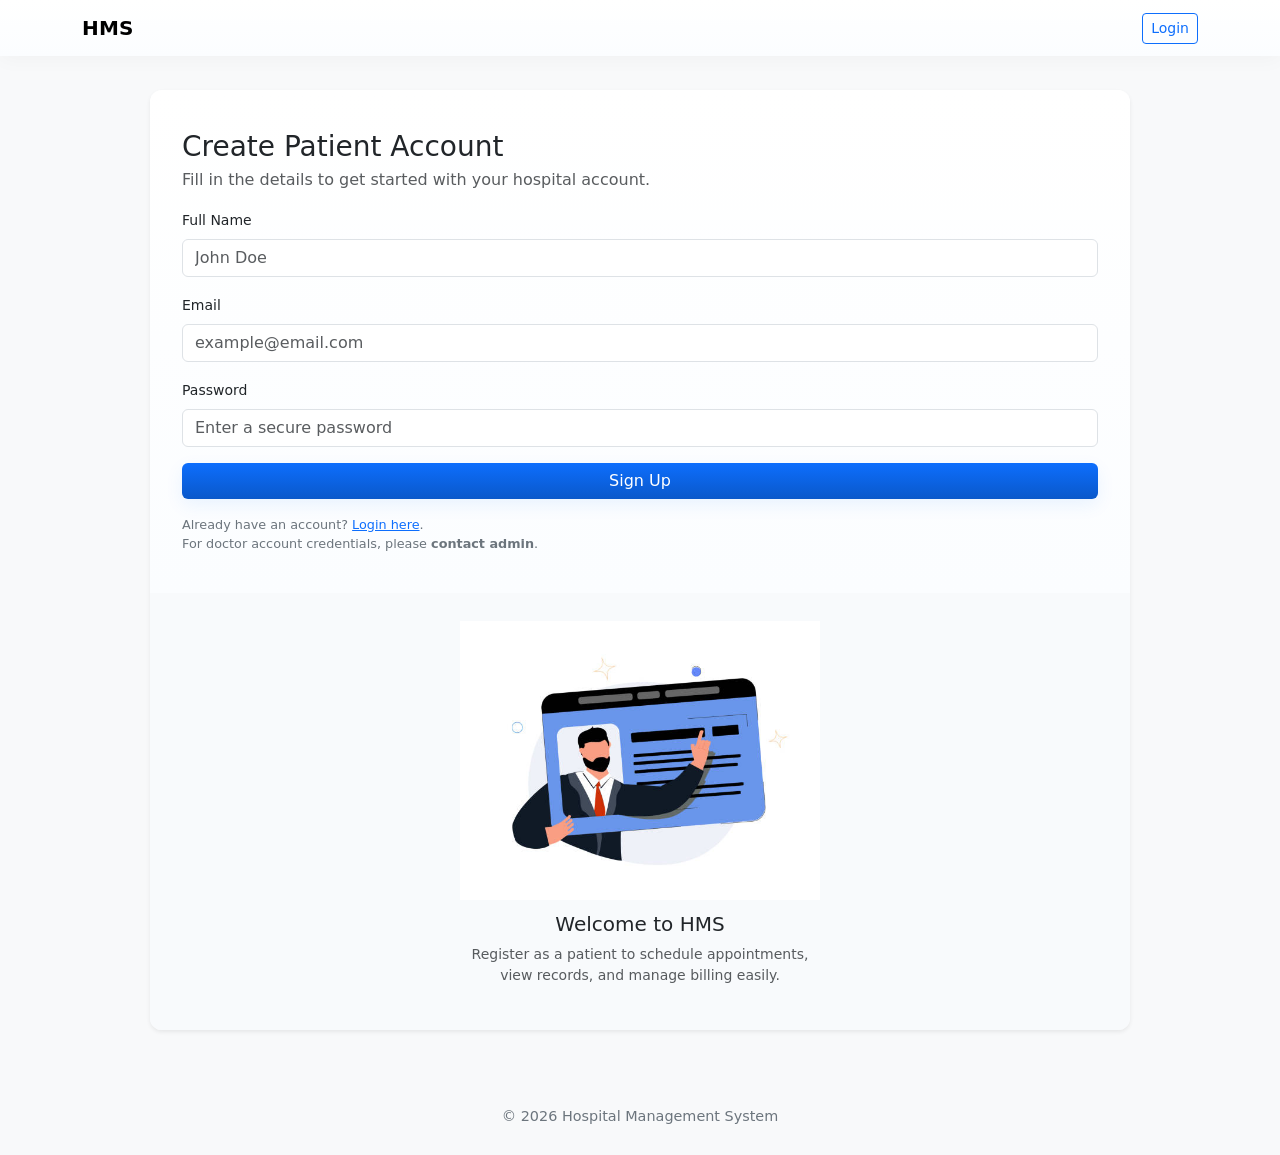
<file: register.html>
<!doctype html>
<html lang="en">
<head>
  <meta charset="utf-8"/>
  <meta name="viewport" content="width=device-width,initial-scale=1"/>
  <title>Register — Hospital Management System</title>

  <!-- Bootstrap -->
  <link href="https://cdn.jsdelivr.net/npm/bootstrap@5.3.2/dist/css/bootstrap.min.css" rel="stylesheet"/>
  <link rel="stylesheet" href="assets/css/style.css" />

  <style>
    .auth-card { max-width:980px; margin:34px auto; border-radius:12px; overflow:hidden; display:flex; gap:0; }
    .auth-left { flex:1; padding:40px 32px; background:linear-gradient(180deg,#fff,#fbfdff); }
    .auth-right { flex:1; padding:28px; background:#f8fafc; display:flex; align-items:center; justify-content:center; }
    .small-note { font-size:0.8rem; color:#6c757d; }
  </style>
  <!-- add near top of each page (once) -->
<script>
  // config.js (global)
  // Production backend URL (use your render backend URL). For local dev replace accordingly.
  window.HMS = window.HMS || {};
  // Use absolute backend URL in production:
  window.HMS.API_BASE = window.HMS.API_BASE || 'https://hms-backend-yqjj.onrender.com/api';

  // authFetch will be used by all pages to attach token & handle JSON
  window.HMS.authFetch = async function(path, opts = {}) {
    const base = window.HMS.API_BASE.replace(/\/$/,'');
    const url = path.startsWith('http') ? path : `${base}/${path.replace(/^\/+/,'')}`;
    const token = localStorage.getItem('hms_token');
    const defaultHeaders = {'Content-Type':'application/json'};
    opts.headers = Object.assign(defaultHeaders, opts.headers || {});
    if (token) opts.headers['Authorization'] = 'Bearer ' + token;
    const res = await fetch(url, opts);
    const text = await res.text().catch(()=>null);
    let body = null;
    try { body = text ? JSON.parse(text) : null; } catch(e) { body = text; }
    if (!res.ok) {
      const err = new Error(body && (body.error || body.message) ? (body.error || body.message) : res.statusText);
      err.status = res.status; err.body = body;
      throw err;
    }
    return body;
  };
</script>

</head>
<body>
  <!-- NAV -->
  <nav class="navbar navbar-expand-lg">
    <div class="container">
      <a class="navbar-brand" href="index.html">HMS</a>
      <div class="d-flex gap-2 ms-auto">
        <a class="btn btn-outline-primary btn-sm" href="login.html">Login</a>
      </div>
    </div>
  </nav>

  <!-- MAIN -->
  <main class="container">
    <div class="auth-card card shadow-sm">
      <!-- LEFT SIDE -->
      <div class="auth-left">
        <h3 class="mb-1">Create Patient Account</h3>
        <p class="text-muted mb-3">Fill in the details to get started with your hospital account.</p>

        <form id="registerForm" novalidate>
          <div class="mb-3">
            <label class="form-label small">Full Name</label>
            <input id="name" type="text" class="form-control" required placeholder="John Doe"/>
          </div>

          <div class="mb-3">
            <label class="form-label small">Email</label>
            <input id="email" type="email" class="form-control" required placeholder="example@email.com"/>
          </div>

          <div class="mb-3">
            <label class="form-label small">Password</label>
            <input id="password" type="password" class="form-control" required placeholder="Enter a secure password"/>
          </div>

          <div class="d-grid mb-3">
            <button id="registerBtn" class="btn btn-primary" type="submit">Sign Up</button>
          </div>

          <div id="registerMsg" class="mt-2" aria-live="polite"></div>

          <p class="small-note mt-3 mb-0">
            Already have an account? <a href="login.html">Login here</a>.<br>
            For doctor account credentials, please <b>contact admin</b>.
          </p>
        </form>
      </div>

      <!-- RIGHT SIDE -->
      <div class="auth-right">
        <div style="max-width:360px;text-align:center">
          <img alt="Register" src="assets/images/register.png" style="width:100%;height:auto;margin-bottom:12px"/>
          <h5>Welcome to HMS</h5>
          <p class="text-muted small">Register as a patient to schedule appointments, view records, and manage billing easily.</p>
        </div>
      </div>
    </div>
  </main>

  <!-- FOOTER -->
  <footer class="site-footer">
    <div class="container">
      <div>© <span id="yearReg"></span> Hospital Management System</div>
    </div>
  </footer>

  <!-- Bootstrap + Script -->
  <script src="https://cdn.jsdelivr.net/npm/bootstrap@5.3.2/dist/js/bootstrap.bundle.min.js"></script>

  <script>
    const API_BASE = "https://hms-backend-yqjj.onrender.com/api";

    document.getElementById('yearReg').textContent = new Date().getFullYear();

    const registerForm = document.getElementById('registerForm');
    const registerMsg = document.getElementById('registerMsg');
    const registerBtn = document.getElementById('registerBtn');

    function showMessage(msg, type='info') {
      registerMsg.innerHTML = '';
      const el = document.createElement('div');
      el.className = type === 'error' ? 'alert alert-danger' : 'alert alert-success';
      el.textContent = msg;
      registerMsg.appendChild(el);
    }

    async function postJson(url, body) {
      const res = await fetch(url, {
        method: 'POST',
        headers: { 'Content-Type': 'application/json' },
        body: JSON.stringify(body)
      });
      const text = await res.text();
      try { return { ok: res.ok, status: res.status, body: JSON.parse(text) }; }
      catch(e) { return { ok: res.ok, status: res.status, body: text }; }
    }

    registerForm.addEventListener('submit', async (e) => {
      e.preventDefault();
      registerMsg.innerHTML = '';
      registerBtn.disabled = true;
      registerBtn.textContent = 'Creating account...';

      const name = document.getElementById('name').value.trim();
      const email = document.getElementById('email').value.trim();
      const password = document.getElementById('password').value.trim();

      if (!name || !email || !password) {
        showMessage('All fields are required', 'error');
        registerBtn.disabled = false;
        registerBtn.textContent = 'Sign Up';
        return;
      }

      try {
        const response = await postJson(API_BASE + '/auth/register', {
          name, email, password, role: 'patient'
        });

        if (!response.ok) {
          let msg = response.body?.error || response.body?.message || 'Registration failed';
          showMessage(msg, 'error');
        } else {
          showMessage('Account created successfully! Redirecting to login...');
          setTimeout(() => window.location.href = 'login.html', 1500);
        }
      } catch (err) {
        console.error('Register error', err);
        showMessage('Network or server error during registration', 'error');
      }

      registerBtn.disabled = false;
      registerBtn.textContent = 'Sign Up';
    });
  </script>
</body>
</html>
</file>
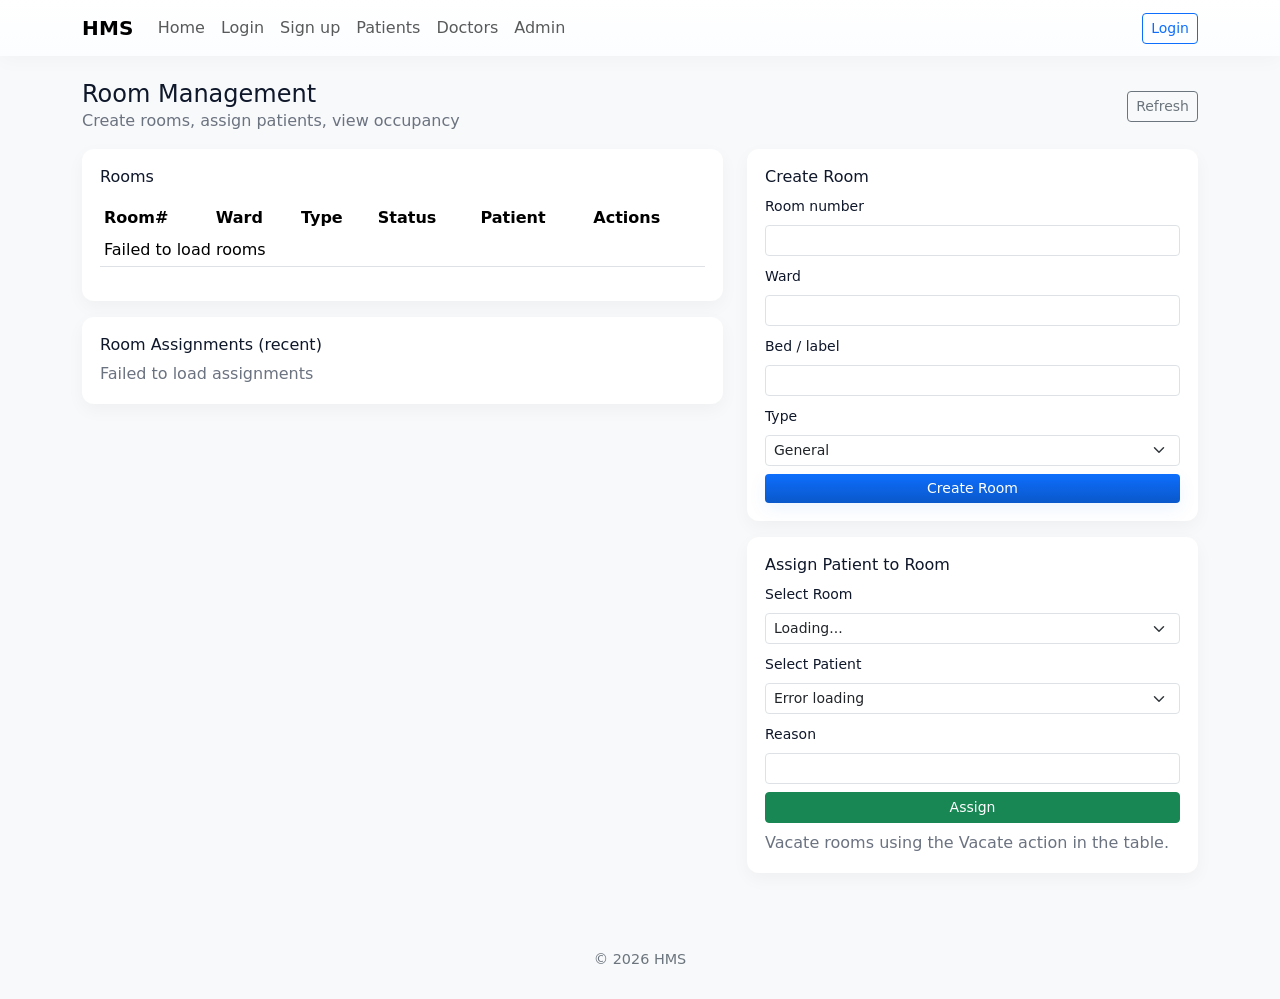
<file: rooms.html>
<!doctype html>
<html lang="en">
<head>
  <meta charset="utf-8" />
  <meta name="viewport" content="width=device-width,initial-scale=1" />
  <title>Rooms — HMS</title>

  <link href="https://cdn.jsdelivr.net/npm/bootstrap@5.3.2/dist/css/bootstrap.min.css" rel="stylesheet"/>
  <link rel="stylesheet" href="assets/css/style.css" />

  <style>
    .section-card{border-radius:12px;padding:18px;background:#fff;box-shadow:0 6px 18px rgba(2,6,23,0.04);}
    .user-avatar{width:36px;height:36px;border-radius:50%;display:inline-flex;align-items:center;justify-content:center;background:#eef2ff;font-weight:700;}
    .small-muted{color:#6b7280;}
    .table-sm td,.table-sm th{vertical-align:middle;}
  </style>

  <!-- Global config + authFetch -->
  <script>
    window.HMS = window.HMS || {};
    // Set your backend base URL here if different:
    window.HMS.API_BASE = window.HMS.API_BASE || 'https://hms-backend-yqjj.onrender.com/api';
    window.HMS.authFetch = window.HMS.authFetch || (async function(path, opts = {}){
      const base = window.HMS.API_BASE.replace(/\/$/,'');
      const url = path.match(/^https?:\/\//) ? path : (base + '/' + path.replace(/^\/+/,''));
      const token = localStorage.getItem('hms_token');
      const headers = Object.assign({'Content-Type':'application/json'}, opts.headers || {});
      if (token) headers['Authorization'] = 'Bearer ' + token;
      const res = await fetch(url, Object.assign({}, opts, { headers }));
      const txt = await res.text().catch(()=>null);
      let body = null;
      try { body = txt ? JSON.parse(txt) : null; } catch(e) { body = txt; }
      if (!res.ok) { const err = new Error(body && (body.error || body.message) ? (body.error || body.message) : res.statusText); err.status = res.status; err.body = body; throw err; }
      return body;
    });
  </script>
</head>
<body>
  <!-- NAV -->
  <nav class="navbar navbar-expand-lg">
    <div class="container">
      <a class="navbar-brand" href="index.html">HMS</a>
      <button class="navbar-toggler" type="button" data-bs-toggle="collapse" data-bs-target="#mainNav">
        <span class="navbar-toggler-icon"></span>
      </button>

      <div class="collapse navbar-collapse" id="mainNav">
        <ul class="navbar-nav me-auto mb-2 mb-lg-0">
          <li class="nav-item"><a class="nav-link" href="index.html">Home</a></li>
          <li class="nav-item"><a class="nav-link" href="login.html">Login</a></li>
          <li class="nav-item"><a class="nav-link" href="register.html">Sign up</a></li>
          <li class="nav-item"><a class="nav-link" href="patients.html">Patients</a></li>
          <li class="nav-item"><a class="nav-link" href="doctors.html">Doctors</a></li>
          <li class="nav-item"><a class="nav-link" href="admin.html">Admin</a></li>
        </ul>
        <div id="navUserPill" class="d-flex align-items-center ms-auto"></div>
      </div>
    </div>
  </nav>

  <!-- MAIN -->
  <main class="container mt-4 mb-5">
    <div class="d-flex justify-content-between align-items-center mb-3">
      <div>
        <h4 class="mb-0">Room Management</h4>
        <div class="small-muted">Create rooms, assign patients, view occupancy</div>
      </div>
      <div><button id="refreshBtn" class="btn btn-outline-secondary btn-sm">Refresh</button></div>
    </div>

    <div class="row g-4">
      <div class="col-lg-7">
        <div class="section-card">
          <h6>Rooms</h6>
          <div class="table-responsive mt-3">
            <table class="table table-sm" id="roomsTable">
              <thead><tr><th>Room#</th><th>Ward</th><th>Type</th><th>Status</th><th>Patient</th><th>Actions</th></tr></thead>
              <tbody><tr><td colspan="6" class="small-muted">Loading...</td></tr></tbody>
            </table>
          </div>
        </div>

        <div class="section-card mt-3">
          <h6>Room Assignments (recent)</h6>
          <div id="assignmentsList" class="mt-2 small-muted">Loading...</div>
        </div>
      </div>

      <div class="col-lg-5">
        <div class="section-card">
          <h6>Create Room</h6>
          <form id="createRoomForm" class="mt-2">
            <div class="mb-2"><label class="form-label small">Room number</label><input id="roomNumber" class="form-control form-control-sm" required /></div>
            <div class="mb-2"><label class="form-label small">Ward</label><input id="roomWard" class="form-control form-control-sm" /></div>
            <div class="mb-2"><label class="form-label small">Bed / label</label><input id="bedLabel" class="form-control form-control-sm" /></div>
            <div class="mb-2"><label class="form-label small">Type</label>
              <select id="roomType" class="form-select form-select-sm">
                <option value="general">General</option>
                <option value="private">Private</option>
                <option value="icu">ICU</option>
              </select>
            </div>
            <div class="d-grid"><button class="btn btn-primary btn-sm" id="createRoomBtn">Create Room</button></div>
          </form>
        </div>

        <div class="section-card mt-3">
          <h6>Assign Patient to Room</h6>
          <form id="assignForm" class="mt-2">
            <div class="mb-2"><label class="form-label small">Select Room</label><select id="assignRoomSelect" class="form-select form-select-sm"><option>Loading...</option></select></div>
            <div class="mb-2"><label class="form-label small">Select Patient</label><select id="assignPatientSelect" class="form-select form-select-sm"><option>Loading patients...</option></select></div>
            <div class="mb-2"><label class="form-label small">Reason</label><input id="assignReason" class="form-control form-control-sm"/></div>
            <div class="d-grid"><button id="assignBtn" class="btn btn-success btn-sm">Assign</button></div>
          </form>
          <div class="mt-2 small-muted">Vacate rooms using the Vacate action in the table.</div>
        </div>
      </div>
    </div>
  </main>

  <footer class="site-footer"><div class="container">© <span id="yearRooms"></span> HMS</div></footer>

  <script src="https://cdn.jsdelivr.net/npm/bootstrap@5.3.2/dist/js/bootstrap.bundle.min.js"></script>

  <script>
    document.getElementById('yearRooms').textContent = new Date().getFullYear();
    const authFetch = window.HMS.authFetch;

    // populate nav user
    (function populateNavUser(){
      const el = document.getElementById('navUserPill');
      const raw = localStorage.getItem('hms_user');
      if (!raw) { el.innerHTML = '<a class="btn btn-sm btn-outline-primary" href="login.html">Login</a>'; return; }
      try {
        const u = JSON.parse(raw);
        el.innerHTML = `
          <div class="dropdown">
            <a class="dropdown-toggle d-flex align-items-center text-decoration-none" id="userDrop" data-bs-toggle="dropdown" href="#">
              <div class="user-avatar me-2">${(u.name||u.email||'U').split(' ').map(s=>s[0]).slice(0,2).join('').toUpperCase()}</div>
              <span style="font-weight:600">${u.name||u.email}</span>
            </a>
            <ul class="dropdown-menu dropdown-menu-end" aria-labelledby="userDrop">
              <li><a class="dropdown-item" href="#" id="viewProfileLink">Edit profile</a></li>
              <li><hr class="dropdown-divider"></li>
              <li><a class="dropdown-item text-danger" href="#" id="signOutLink">Sign out</a></li>
            </ul>
          </div>`;
        document.getElementById('signOutLink').addEventListener('click', (e)=>{ e.preventDefault(); localStorage.removeItem('hms_token'); localStorage.removeItem('hms_user'); window.location.href='index.html'; });
        document.getElementById('viewProfileLink').addEventListener('click', (e)=>{ e.preventDefault(); const u2 = JSON.parse(raw); const role = (u2.role||'').toLowerCase(); if(role.includes('doctor')) window.location.href='doctors.html#edit'; else if(role.includes('patient')) window.location.href='patients.html#edit'; else window.location.href='admin.html#edit'; });
      } catch(e){ el.innerHTML = '<a class="btn btn-sm btn-outline-primary" href="login.html">Login</a>'; }
    })();

    // Elements
    const roomsTableBody = document.getElementById('roomsTable').querySelector('tbody');
    const assignmentsList = document.getElementById('assignmentsList');
    const assignRoomSelect = document.getElementById('assignRoomSelect');
    const assignPatientSelect = document.getElementById('assignPatientSelect');

    async function loadRooms(){
      roomsTableBody.innerHTML = '<tr><td colspan="6" class="small-muted">Loading...</td></tr>';
      try {
        const rooms = await authFetch('/rooms');
        if (!rooms || rooms.length === 0) { roomsTableBody.innerHTML = '<tr><td colspan="6" class="small-muted">No rooms yet</td></tr>'; assignRoomSelect.innerHTML = '<option>No rooms</option>'; return; }
        assignRoomSelect.innerHTML = '';
        roomsTableBody.innerHTML = rooms.map(r => {
          const patient = r.current_patient_id ? (r.current_patient_name || r.current_patient || `#${r.current_patient_id}`) : '-';
          const actions = (r.status === 'occupied') ? `<button class="btn btn-sm btn-outline-danger vacateBtn" data-id="${r.id}">Vacate</button>` : `<button class="btn btn-sm btn-outline-success assignQuickBtn" data-id="${r.id}">Assign</button>`;
          return `<tr>
            <td>${escapeHtml(r.room_number)}</td>
            <td>${escapeHtml(r.ward||'')}</td>
            <td>${escapeHtml(r.room_type||'')}</td>
            <td>${escapeHtml(r.status||'')}</td>
            <td>${escapeHtml(patient)}</td>
            <td>${actions}</td>
          </tr>`;
        }).join('');
        rooms.forEach(r => {
          const opt = document.createElement('option'); opt.value = r.id; opt.textContent = `${r.room_number} (${r.ward||''}) - ${r.status}`; assignRoomSelect.appendChild(opt);
        });
      } catch (err) {
        roomsTableBody.innerHTML = '<tr><td colspan="6" class="small-muted">Failed to load rooms</td></tr>';
        console.error(err);
      }
    }

    async function loadAssignments(){
      assignmentsList.innerHTML = 'Loading...';
      try {
        const assigns = await authFetch('/room_assignments');
        if (!assigns || assigns.length===0) { assignmentsList.innerHTML = '<div class="small-muted">No assignments</div>'; return; }
        assignmentsList.innerHTML = assigns.slice(0,40).map(a => `<div class="mb-2"><strong>${escapeHtml(a.room_number || a.room?.room_number || 'Room')}</strong> — ${escapeHtml(a.patient_name || a.patient?.name || ('#'+(a.patient_id||'')))} <div class="small-muted">${new Date(a.admitted_at||a.created_at).toLocaleString()} → ${a.vacated_at ? new Date(a.vacated_at).toLocaleString() : 'ongoing'}</div></div>`).join('');
      } catch (err) {
        assignmentsList.innerHTML = '<div class="small-muted">Failed to load assignments</div>';
        console.error(err);
      }
    }

    async function loadPatientsSelect(){
      assignPatientSelect.innerHTML = '<option>Loading patients...</option>';
      try {
        const pts = await authFetch('/patients');
        if (!pts || pts.length===0){ assignPatientSelect.innerHTML = '<option>No patients</option>'; return; }
        assignPatientSelect.innerHTML = pts.map(p => `<option value="${p.id}">${escapeHtml(p.name || p.email)} (${p.id})</option>`).join('');
      } catch(e){ assignPatientSelect.innerHTML = '<option>Error loading</option>'; console.error(e); }
    }

    // Create room
    document.getElementById('createRoomForm').addEventListener('submit', async (ev) => {
      ev.preventDefault();
      const btn = document.getElementById('createRoomBtn');
      btn.disabled = true; btn.textContent = 'Creating...';
      try {
        const payload = { room_number: document.getElementById('roomNumber').value.trim(), ward: document.getElementById('roomWard').value.trim(), bed_label: document.getElementById('bedLabel').value.trim(), room_type: document.getElementById('roomType').value };
        await authFetch('/rooms', { method: 'POST', body: JSON.stringify(payload) });
        await loadRooms(); document.getElementById('createRoomForm').reset();
      } catch(e){ alert('Create failed: ' + (e.message || e)); console.error(e); }
      btn.disabled = false; btn.textContent = 'Create Room';
    });

    // Assign room
    document.getElementById('assignForm').addEventListener('submit', async (ev) => {
      ev.preventDefault();
      const btn = document.getElementById('assignBtn'); btn.disabled = true; btn.textContent = 'Assigning...';
      try {
        const payload = { room_id: assignRoomSelect.value, patient_id: assignPatientSelect.value, reason: document.getElementById('assignReason').value || null };
        await authFetch('/room_assignments', { method: 'POST', body: JSON.stringify(payload) });
        await loadRooms(); await loadAssignments(); document.getElementById('assignForm').reset();
      } catch(e){ alert('Assign failed: ' + (e.message || e)); console.error(e); }
      btn.disabled = false; btn.textContent = 'Assign';
    });

    // delegated actions
    document.body.addEventListener('click', async (ev) => {
      const vac = ev.target.closest('.vacateBtn');
      if (vac) {
        if (!confirm('Vacate this room?')) return;
        try {
          const id = vac.dataset.id;
          await authFetch(`/rooms/${id}/vacate`, { method: 'POST' });
          await loadRooms(); await loadAssignments();
        } catch(e){ alert('Vacate failed: ' + (e.message || e)); console.error(e); }
      }
      const quick = ev.target.closest('.assignQuickBtn');
      if (quick) {
        assignRoomSelect.value = quick.dataset.id;
        assignPatientSelect.focus();
      }
    });

    function escapeHtml(s){ if (s===null || s===undefined) return ''; return String(s).replace(/&/g,'&amp;').replace(/</g,'&lt;').replace(/>/g,'&gt;'); }

    document.getElementById('refreshBtn').addEventListener('click', () => { loadRooms(); loadAssignments(); loadPatientsSelect(); });

    // init
    loadRooms();
    loadAssignments();
    loadPatientsSelect();
  </script>
</body>
</html>
</file>
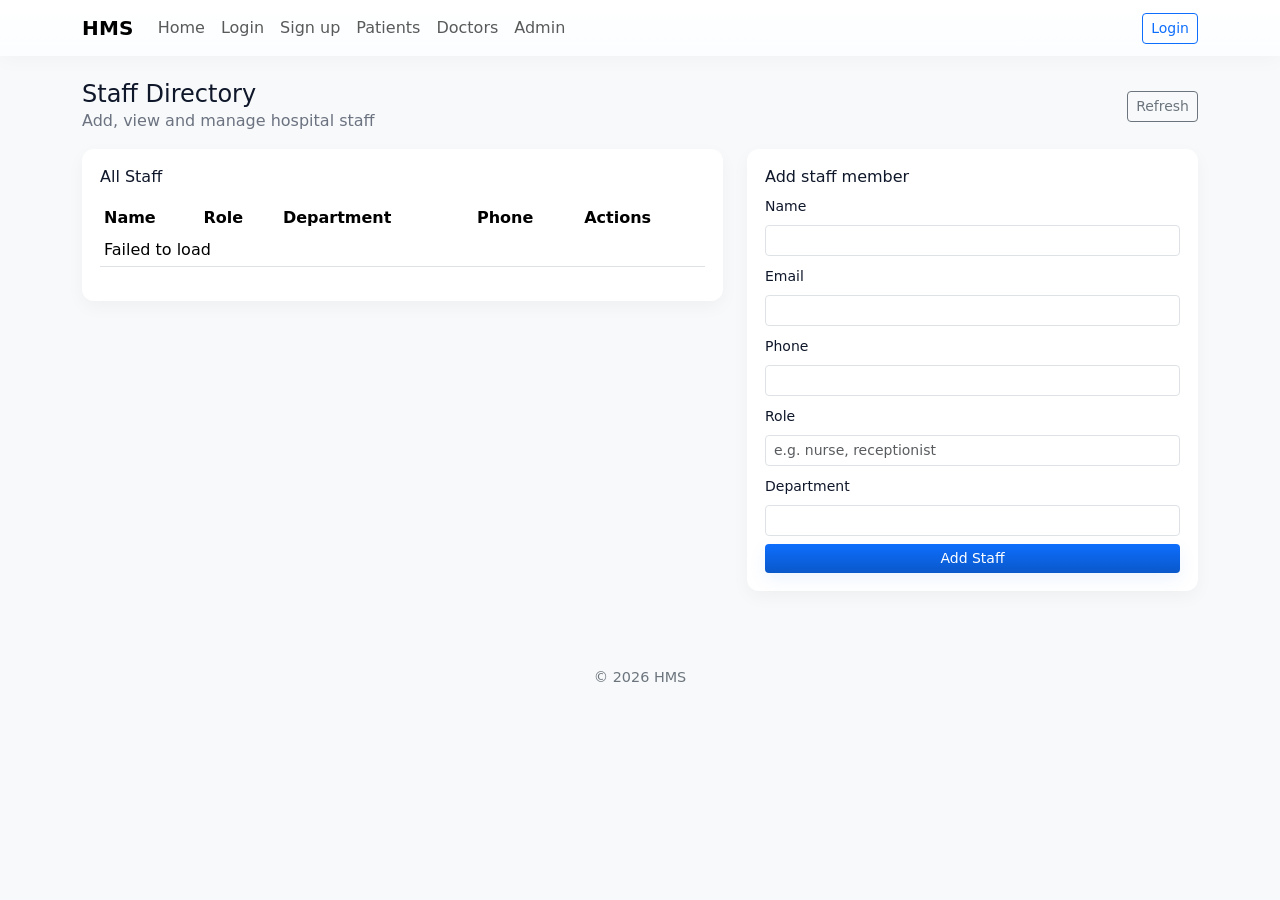
<file: staff.html>
<!doctype html>
<html lang="en">
<head>
  <meta charset="utf-8"/>
  <meta name="viewport" content="width=device-width,initial-scale=1"/>
  <title>Staff — HMS</title>

  <link href="https://cdn.jsdelivr.net/npm/bootstrap@5.3.2/dist/css/bootstrap.min.css" rel="stylesheet"/>
  <link rel="stylesheet" href="assets/css/style.css"/>
  <style>
    .section-card{border-radius:12px;padding:18px;background:#fff;box-shadow:0 6px 18px rgba(2,6,23,0.04);}
    .user-avatar{width:36px;height:36px;border-radius:50%;display:inline-flex;align-items:center;justify-content:center;background:#eef2ff;font-weight:700;}
    .small-muted{color:#6b7280;}
  </style>

  <script>
    window.HMS = window.HMS || {};
    window.HMS.API_BASE = window.HMS.API_BASE || 'https://hms-backend-yqjj.onrender.com/api';
    window.HMS.authFetch = window.HMS.authFetch || (async function(path, opts = {}){
      const base = window.HMS.API_BASE.replace(/\/$/,'');
      const url = path.match(/^https?:\/\//) ? path : (base + '/' + path.replace(/^\/+/,''));
      const token = localStorage.getItem('hms_token');
      const headers = Object.assign({'Content-Type':'application/json'}, opts.headers || {});
      if (token) headers['Authorization'] = 'Bearer ' + token;
      const res = await fetch(url, Object.assign({}, opts, { headers }));
      const txt = await res.text().catch(()=>null);
      let body = null;
      try { body = txt ? JSON.parse(txt) : null; } catch(e) { body = txt; }
      if (!res.ok) { const err = new Error(body && (body.error || body.message) ? (body.error || body.message) : res.statusText); err.status = res.status; err.body = body; throw err; }
      return body;
    });
  </script>
</head>
<body>
  <nav class="navbar navbar-expand-lg">
    <div class="container">
      <a class="navbar-brand" href="index.html">HMS</a>
      <button class="navbar-toggler" type="button" data-bs-toggle="collapse" data-bs-target="#mainNav">
        <span class="navbar-toggler-icon"></span>
      </button>
      <div class="collapse navbar-collapse" id="mainNav">
        <ul class="navbar-nav me-auto mb-2 mb-lg-0">
          <li class="nav-item"><a class="nav-link" href="index.html">Home</a></li>
          <li class="nav-item"><a class="nav-link" href="login.html">Login</a></li>
          <li class="nav-item"><a class="nav-link" href="register.html">Sign up</a></li>
          <li class="nav-item"><a class="nav-link" href="patients.html">Patients</a></li>
          <li class="nav-item"><a class="nav-link" href="doctors.html">Doctors</a></li>
          <li class="nav-item"><a class="nav-link" href="admin.html">Admin</a></li>
        </ul>
        <div id="navUserPill" class="d-flex align-items-center ms-auto"></div>
      </div>
    </div>
  </nav>

  <main class="container mt-4 mb-5">
    <div class="d-flex justify-content-between align-items-center mb-3">
      <div>
        <h4 class="mb-0">Staff Directory</h4>
        <div class="small-muted">Add, view and manage hospital staff</div>
      </div>
      <div><button id="refreshStaff" class="btn btn-outline-secondary btn-sm">Refresh</button></div>
    </div>

    <div class="row g-4">
      <div class="col-lg-7">
        <div class="section-card">
          <h6>All Staff</h6>
          <div class="table-responsive mt-3">
            <table class="table table-sm" id="staffTable">
              <thead><tr><th>Name</th><th>Role</th><th>Department</th><th>Phone</th><th>Actions</th></tr></thead>
              <tbody><tr><td colspan="5" class="small-muted">Loading...</td></tr></tbody>
            </table>
          </div>
        </div>
      </div>

      <div class="col-lg-5">
        <div class="section-card">
          <h6>Add staff member</h6>
          <form id="addStaffForm">
            <div class="mb-2"><label class="form-label small">Name</label><input id="staffName" class="form-control form-control-sm" required/></div>
            <div class="mb-2"><label class="form-label small">Email</label><input id="staffEmail" type="email" class="form-control form-control-sm"/></div>
            <div class="mb-2"><label class="form-label small">Phone</label><input id="staffPhone" class="form-control form-control-sm"/></div>
            <div class="mb-2"><label class="form-label small">Role</label><input id="staffRole" class="form-control form-control-sm" placeholder="e.g. nurse, receptionist"/></div>
            <div class="mb-2"><label class="form-label small">Department</label><input id="staffDept" class="form-control form-control-sm"/></div>
            <div class="d-grid"><button id="addStaffBtn" class="btn btn-primary btn-sm">Add Staff</button></div>
          </form>
        </div>
      </div>
    </div>
  </main>

  <footer class="site-footer"><div class="container">© <span id="yearStaff"></span> HMS</div></footer>

  <script src="https://cdn.jsdelivr.net/npm/bootstrap@5.3.2/dist/js/bootstrap.bundle.min.js"></script>

  <script>
    document.getElementById('yearStaff').textContent = new Date().getFullYear();
    const authFetch = window.HMS.authFetch;

    (function populateNavUser(){
      const el = document.getElementById('navUserPill');
      const raw = localStorage.getItem('hms_user');
      if (!raw) { el.innerHTML = '<a class="btn btn-sm btn-outline-primary" href="login.html">Login</a>'; return; }
      try {
        const u = JSON.parse(raw);
        el.innerHTML = `<div class="dropdown">
          <a class="dropdown-toggle d-flex align-items-center text-decoration-none" id="userDrop" data-bs-toggle="dropdown" href="#">
            <div class="user-avatar me-2">${(u.name||u.email||'U').split(' ').map(s=>s[0]).slice(0,2).join('').toUpperCase()}</div>
            <span style="font-weight:600">${u.name||u.email}</span>
          </a>
          <ul class="dropdown-menu dropdown-menu-end" aria-labelledby="userDrop">
            <li><a class="dropdown-item" href="#" id="viewProfileLink">Edit profile</a></li>
            <li><hr class="dropdown-divider"></li>
            <li><a class="dropdown-item text-danger" href="#" id="signOutLink">Sign out</a></li>
          </ul>
        </div>`;
        document.getElementById('signOutLink').addEventListener('click', (e)=>{ e.preventDefault(); localStorage.removeItem('hms_token'); localStorage.removeItem('hms_user'); window.location.href='index.html'; });
        document.getElementById('viewProfileLink').addEventListener('click', (e)=>{ e.preventDefault(); const u2 = JSON.parse(raw); const role = (u2.role||'').toLowerCase(); if(role.includes('doctor')) window.location.href='doctors.html#edit'; else if(role.includes('patient')) window.location.href='patients.html#edit'; else window.location.href='admin.html#edit'; });
      } catch(e){ el.innerHTML = '<a class="btn btn-sm btn-outline-primary" href="login.html">Login</a>'; }
    })();

    const staffTableBody = document.getElementById('staffTable').querySelector('tbody');

    async function loadStaff(){
      staffTableBody.innerHTML = '<tr><td colspan="5" class="small-muted">Loading...</td></tr>';
      try {
        const staff = await authFetch('/staff');
        if(!staff || staff.length===0){ staffTableBody.innerHTML = '<tr><td colspan="5" class="small-muted">No staff found</td></tr>'; return; }
        staffTableBody.innerHTML = staff.map(s => `<tr><td>${escapeHtml(s.name)}</td><td>${escapeHtml(s.role)}</td><td>${escapeHtml(s.department||'')}</td><td>${escapeHtml(s.phone||'')}</td><td><button class="btn btn-sm btn-outline-danger delStaff" data-id="${s.id}">Delete</button></td></tr>`).join('');
      } catch(e){ staffTableBody.innerHTML = '<tr><td colspan="5" class="small-muted">Failed to load</td></tr>'; console.error(e); }
    }

    document.getElementById('addStaffForm').addEventListener('submit', async (ev) => {
      ev.preventDefault();
      const btn = document.getElementById('addStaffBtn'); btn.disabled = true; btn.textContent = 'Adding...';
      try {
        const payload = { name: document.getElementById('staffName').value.trim(), email: document.getElementById('staffEmail').value.trim(), phone: document.getElementById('staffPhone').value.trim(), role: document.getElementById('staffRole').value.trim(), department: document.getElementById('staffDept').value.trim() };
        await authFetch('/staff', { method: 'POST', body: JSON.stringify(payload) });
        await loadStaff(); document.getElementById('addStaffForm').reset();
      } catch(e){ alert('Add failed: ' + (e.message||e)); console.error(e); }
      btn.disabled = false; btn.textContent = 'Add Staff';
    });

    document.body.addEventListener('click', async (ev) => {
      const d = ev.target.closest('.delStaff'); if(!d) return;
      if(!confirm('Delete staff?')) return;
      try { await authFetch('/staff/' + d.dataset.id, { method: 'DELETE' }); await loadStaff(); } catch(e){ alert('Delete failed: ' + (e.message||e)); console.error(e); }
    });

    function escapeHtml(s){ if (s===null || s===undefined) return ''; return String(s).replace(/&/g,'&amp;').replace(/</g,'&lt;').replace(/>/g,'&gt;'); }

    document.getElementById('refreshStaff').addEventListener('click', loadStaff);

    // init
    loadStaff();
  </script>
</body>
</html>
</file>
<file: assets/css/style.css>
/* assets/css/style.css
   Shared site styles to provide consistent look and feel */
:root{
  --accent: #0d6efd;
  --muted: #6c757d;
  --card-bg: #ffffff;
  --surface: #f8f9fa;
  --radius: 12px;
  --glass: rgba(255,255,255,0.6);
}

*{box-sizing:border-box}
body{
  font-family: Inter, ui-sans-serif, system-ui, -apple-system, "Segoe UI", Roboto, "Helvetica Neue", Arial;
  background: var(--surface);
  color:#0f172a;
  margin:0;
  -webkit-font-smoothing:antialiased;
  -moz-osx-font-smoothing:grayscale;
}

/* Navbar */
.navbar-brand{
  font-weight:700;
  letter-spacing:0.2px;
}
.navbar { background: linear-gradient(180deg,#ffffff,#fbfdff); box-shadow: 0 4px 20px rgba(15,23,42,0.03); }

/* Page hero */
.hero {
  padding: 44px 0;
  margin-bottom: 18px;
  background: linear-gradient(180deg, rgba(13,110,253,0.03), transparent);
  border-radius: 12px;
}

/* Cards */
.card {
  border: none;
  border-radius: var(--radius);
  background: var(--card-bg);
  box-shadow: 0 8px 24px rgba(14,20,30,0.04);
}
.stat-card { padding: 18px; }

/* Buttons */
.btn-primary {
  background: linear-gradient(180deg,var(--accent),#0a58ca);
  border: none;
  box-shadow: 0 6px 18px rgba(13,110,253,0.08);
}

/* Table improvements */
.table thead th {
  border-bottom: 0;
  font-weight:600;
  background: transparent;
}
.table tbody tr {
  background: #fff;
  transition: transform .06s ease;
}
.table tbody tr:hover {
  transform: translateY(-3px);
  box-shadow: 0 6px 14px rgba(2,6,23,0.04);
}

/* Forms */
.form-control:focus {
  box-shadow: 0 0 0 0.15rem rgba(13,110,253,0.12);
  border-color: var(--accent);
}

/* footer */
.site-footer {
  margin-top: 48px;
  padding: 28px 0;
  text-align:center;
  color:var(--muted);
  font-size:0.9rem;
}

/* utilities */
.kv { font-weight:600; color:#111827; }
.card-quiet { background:#fbfdff; border-radius:10px; padding:12px; }

/* small screens */
@media (max-width: 768px) {
  .hero { padding: 28px 12px; }
  .stat-card { padding: 12px; }
}
</file>
